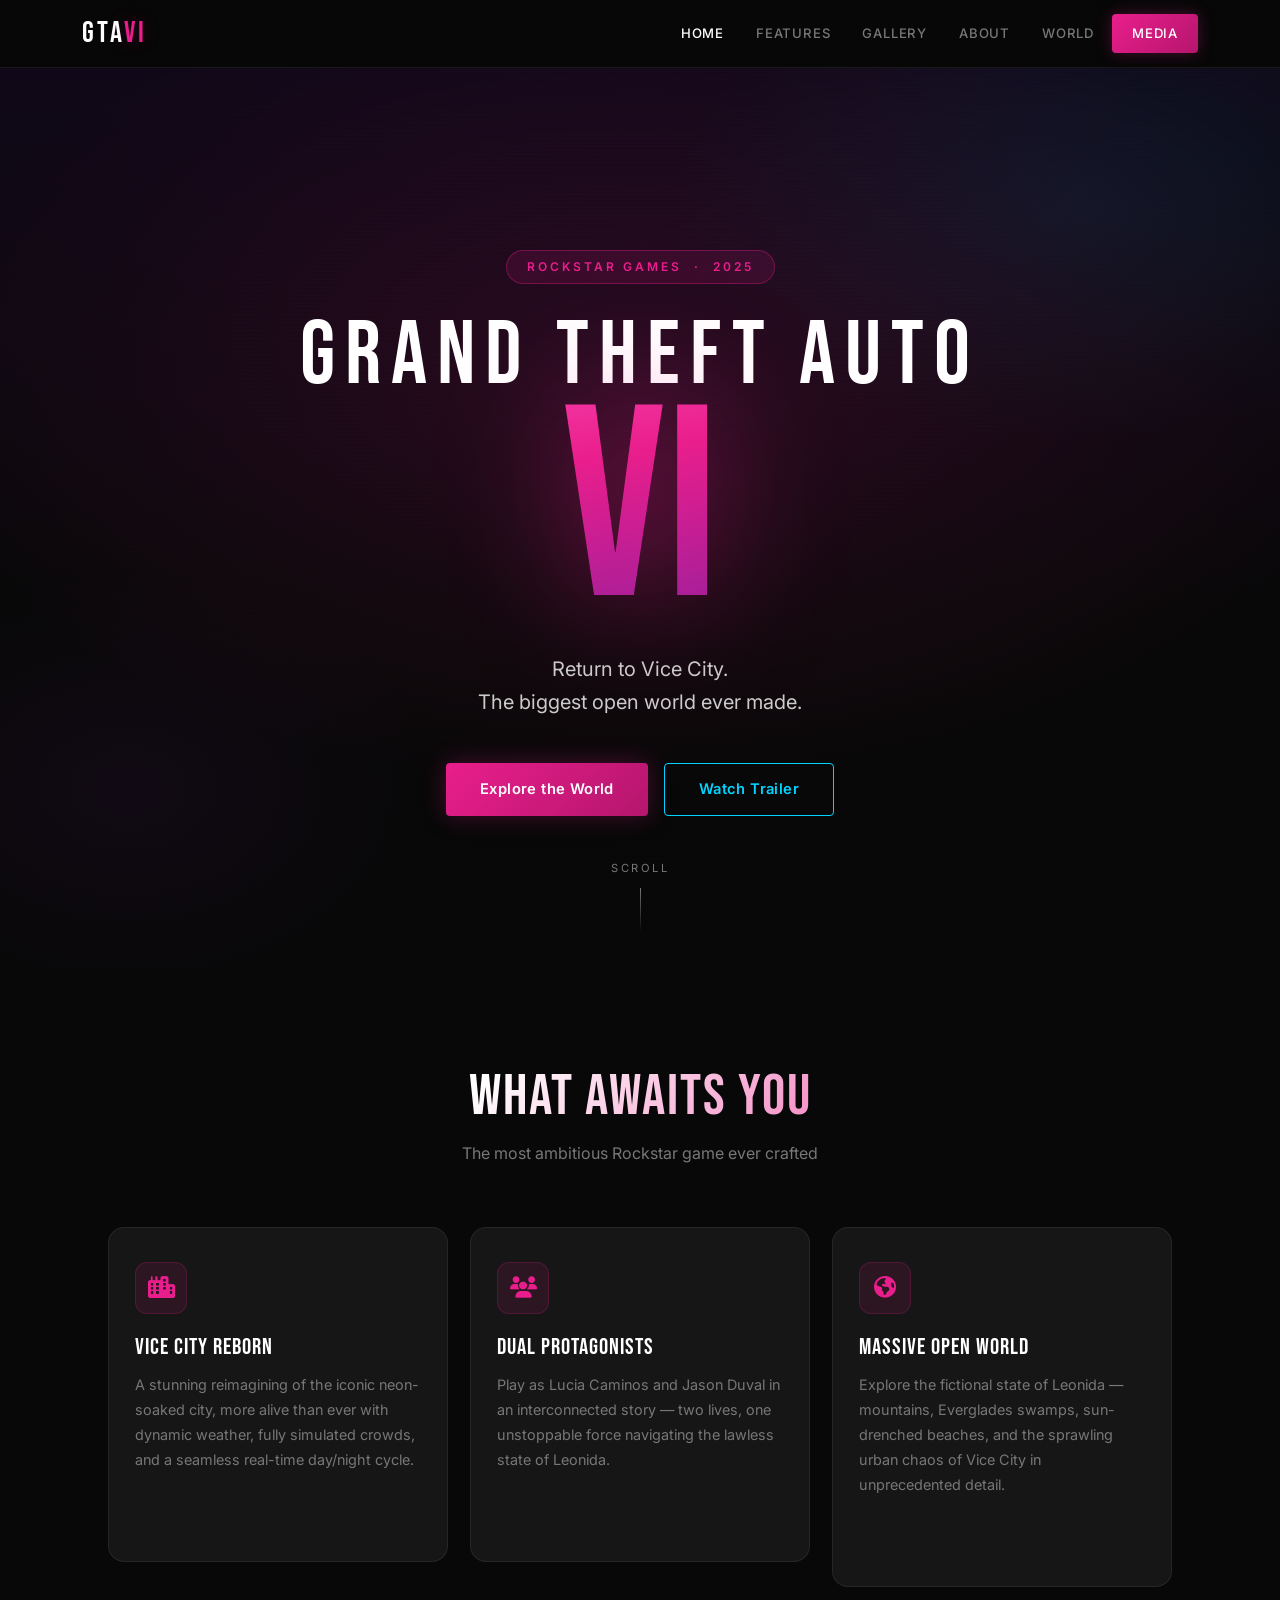
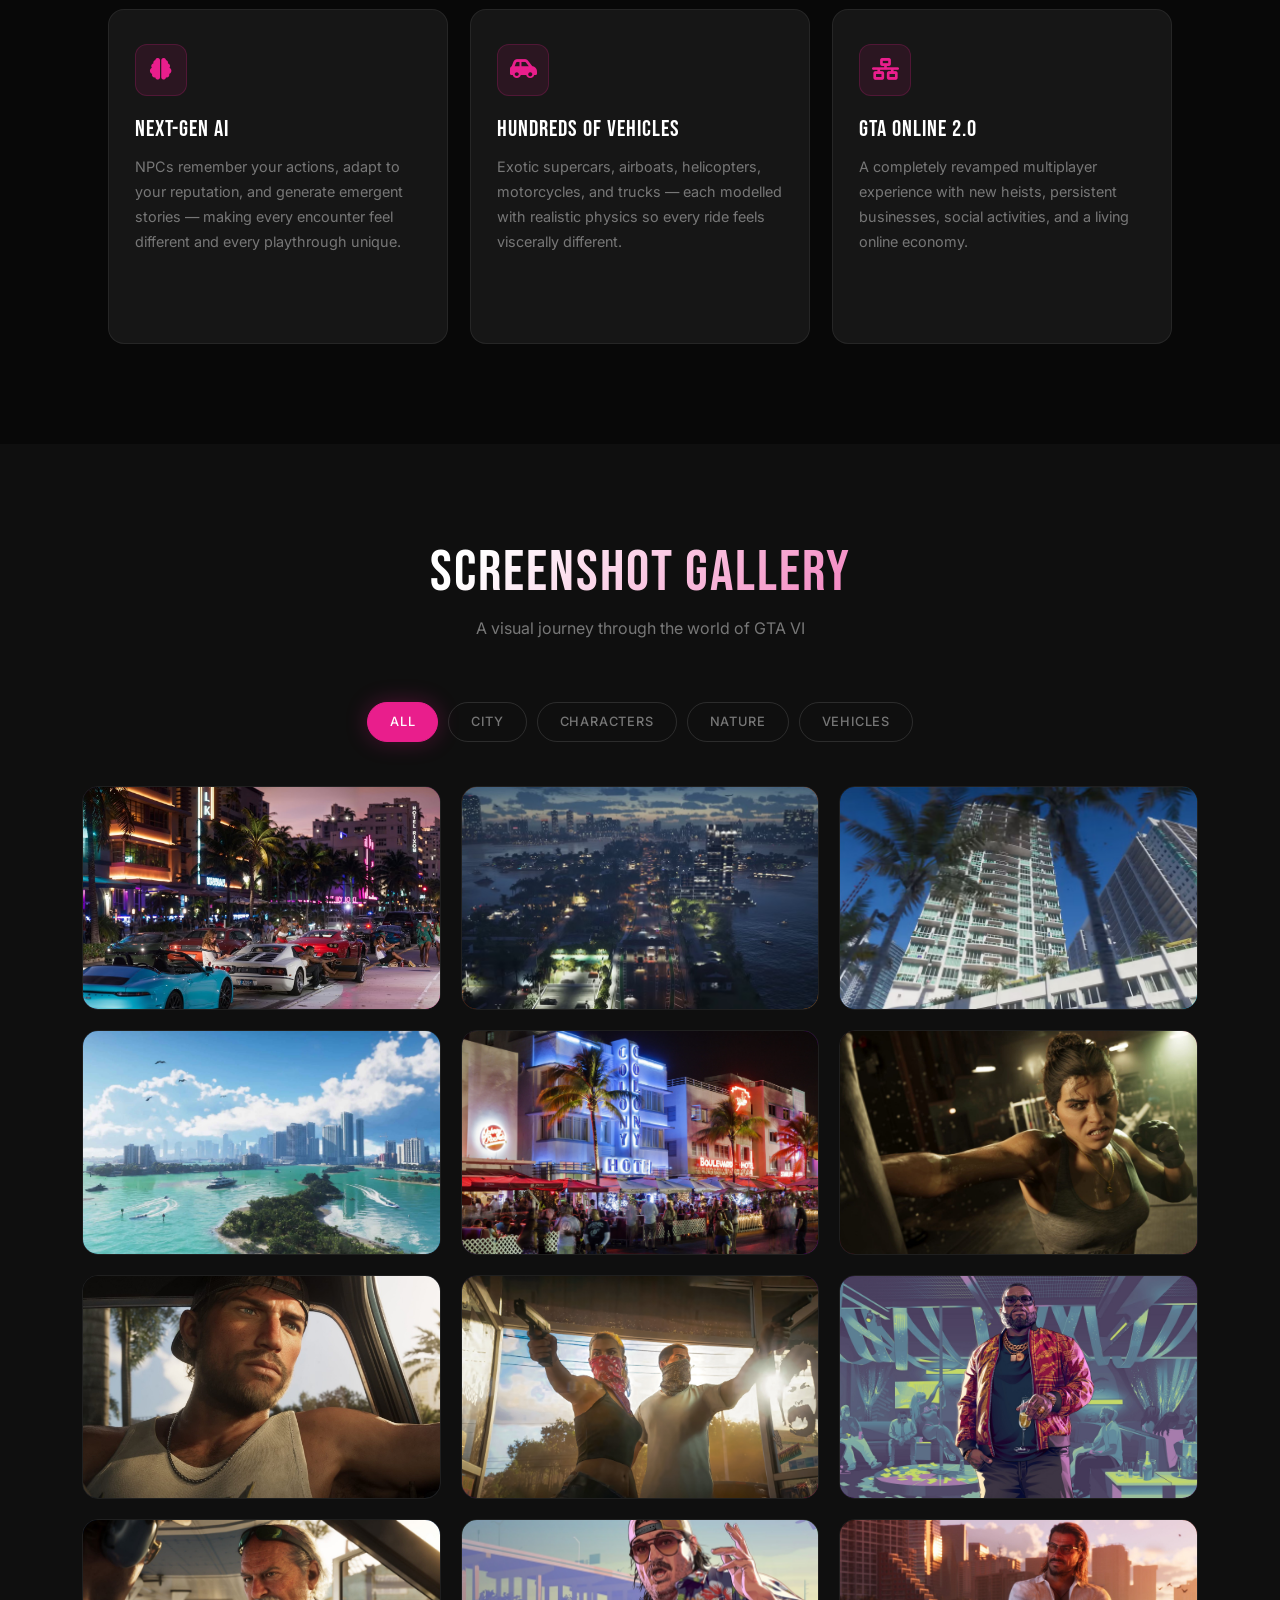
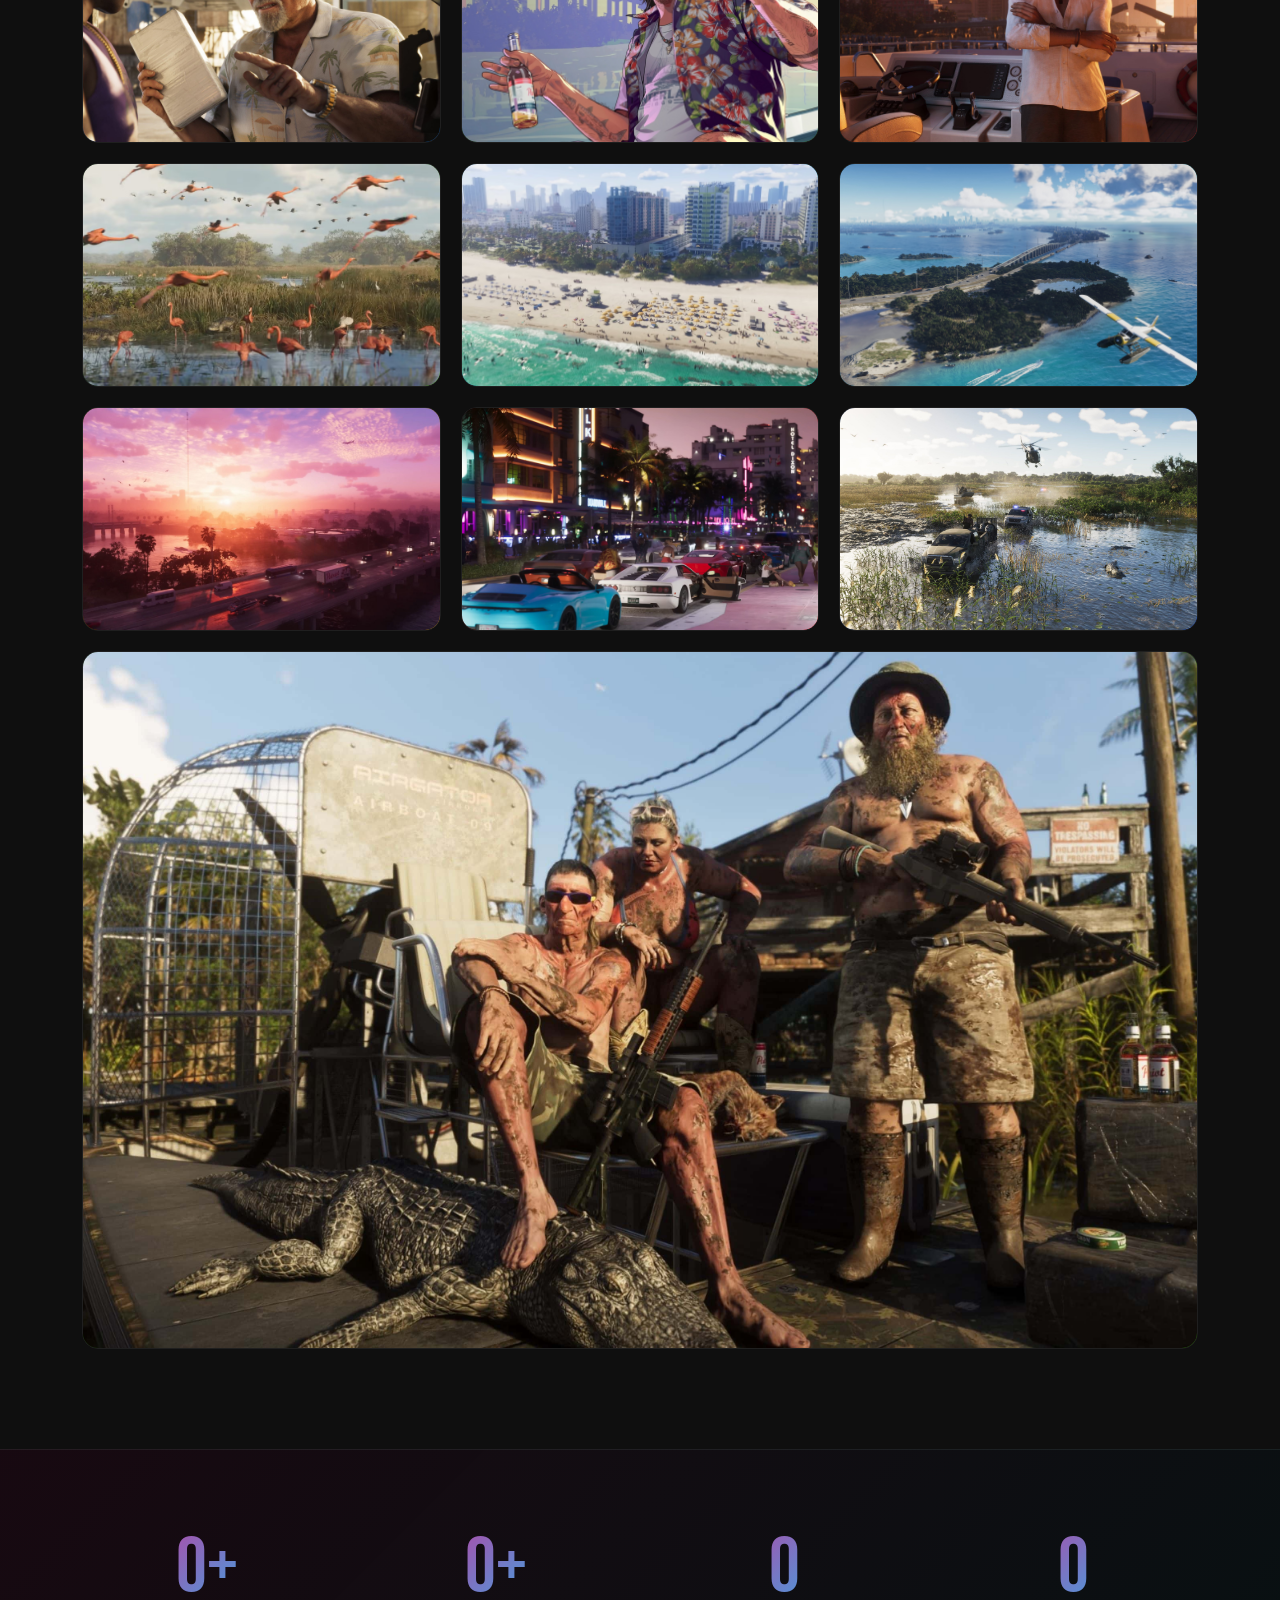
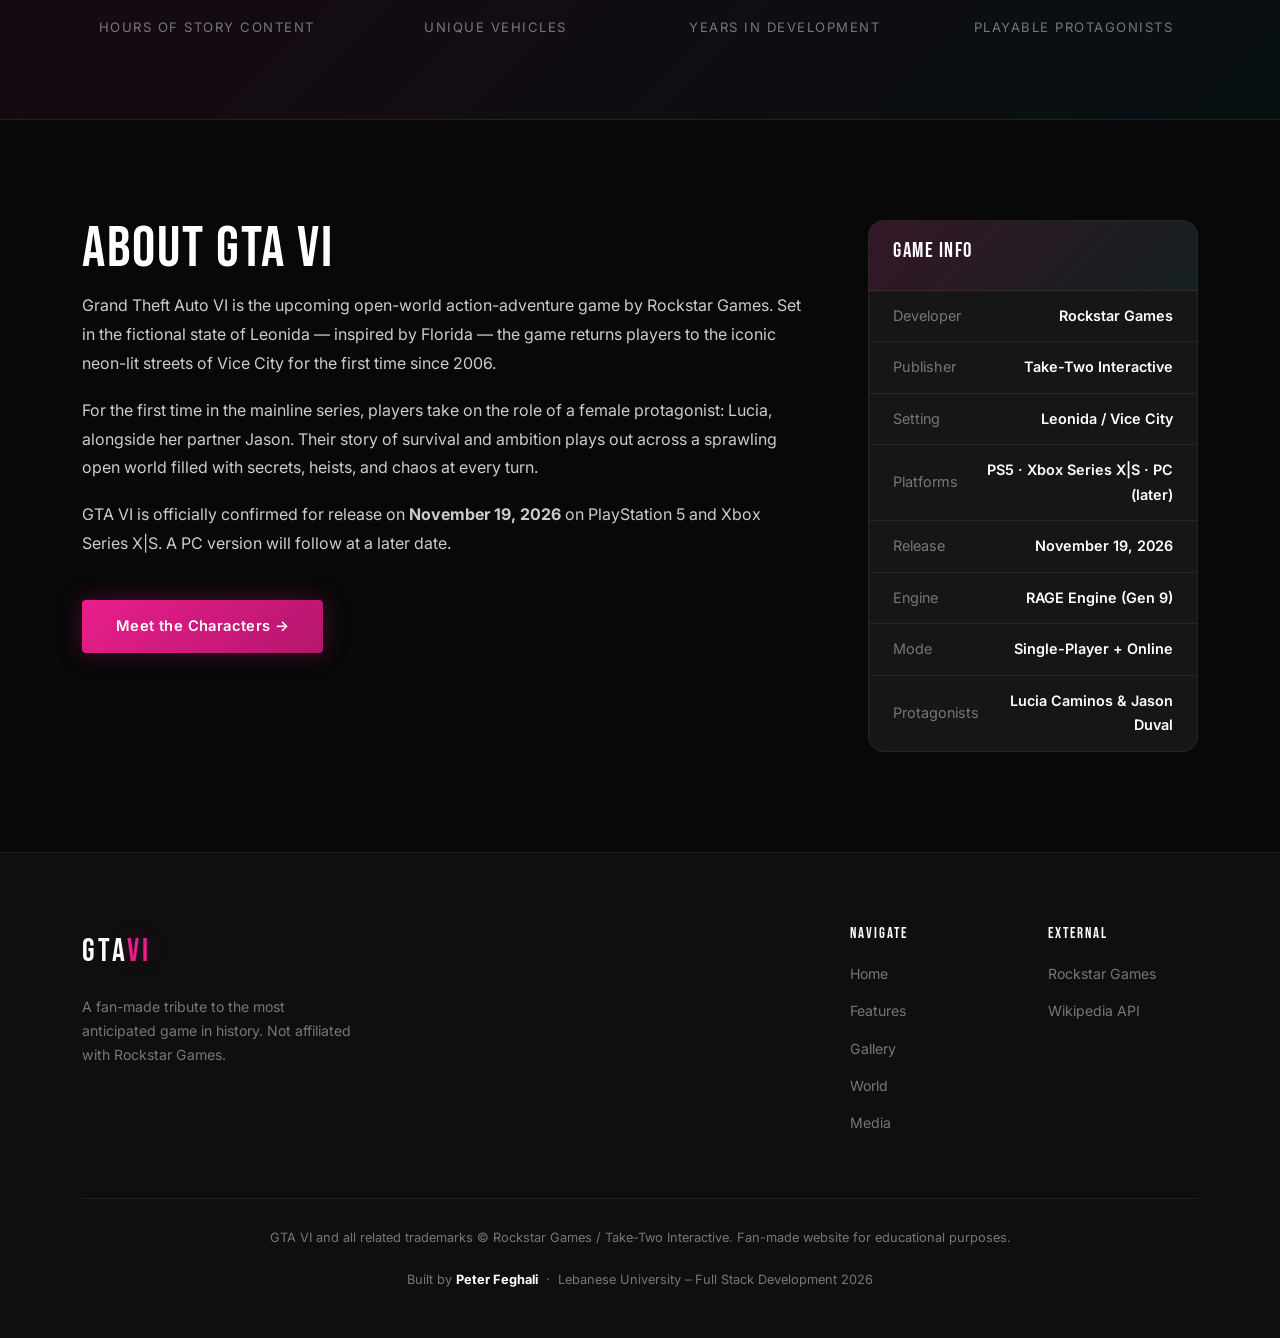
<file: index.html>
<!DOCTYPE html>
<html lang="en">
<head>
  <meta charset="UTF-8" />
  <meta name="viewport" content="width=device-width, initial-scale=1.0" />
  <meta name="description" content="GTA VI – The ultimate fan site covering Vice City, characters, locations, and media." />
  <title>GTA VI – The Next Chapter</title>

  <!-- Bootstrap 5 -->
  <link href="https://cdn.jsdelivr.net/npm/bootstrap@5.3.3/dist/css/bootstrap.min.css" rel="stylesheet" />
  <!-- Google Fonts: Bebas Neue (display) + Inter (body) -->
  <link href="https://fonts.googleapis.com/css2?family=Bebas+Neue&family=Inter:wght@300;400;500;600;700&display=swap" rel="stylesheet" />
  <!-- Font Awesome 6 -->
  <link rel="stylesheet" href="https://cdnjs.cloudflare.com/ajax/libs/font-awesome/6.5.0/css/all.min.css" />
  <!-- Custom CSS -->
  <link rel="stylesheet" href="css/style.css" />
</head>
<body>

  <!-- ══════════════════════════════════════════════
       NAVBAR  –  sticky, 6 links (≥ 4 required)
       ══════════════════════════════════════════════ -->
  <nav class="navbar navbar-expand-lg sticky-top" id="mainNavbar">
    <div class="container">
      <a class="navbar-brand" href="index.html">
        <span class="brand-gta">GTA</span><span class="brand-vi">VI</span>
      </a>
      <button class="navbar-toggler" type="button"
              data-bs-toggle="collapse" data-bs-target="#navMenu"
              aria-controls="navMenu" aria-expanded="false" aria-label="Toggle navigation">
        <span class="navbar-toggler-icon"></span>
      </button>
      <div class="collapse navbar-collapse" id="navMenu">
        <ul class="navbar-nav ms-auto align-items-lg-center gap-lg-1">
          <li class="nav-item"><a class="nav-link active" href="index.html">Home</a></li>
          <li class="nav-item"><a class="nav-link"        href="#features">Features</a></li>
          <li class="nav-item"><a class="nav-link"        href="#gallery">Gallery</a></li>
          <li class="nav-item"><a class="nav-link"        href="#about">About</a></li>
          <li class="nav-item"><a class="nav-link"        href="world.html">World</a></li>
          <li class="nav-item"><a class="nav-link nav-cta" href="media.html">Media</a></li>
        </ul>
      </div>
    </div>
  </nav>

  <!-- ══════════════════════════════════════════════
       HERO
       ══════════════════════════════════════════════ -->
  <section class="hero-section" id="home">
    <div class="hero-bg"></div>
    <div class="hero-scanlines"></div>
    <div class="hero-content container">
      <div class="hero-eyebrow">Rockstar Games &nbsp;·&nbsp; 2025</div>
      <h1 class="hero-title">GRAND THEFT AUTO</h1>
      <div class="hero-roman" aria-label="Six">VI</div>
      <p class="hero-tagline">
        Return to Vice City.<br/>
        The biggest open world ever made.
      </p>
      <div class="hero-actions">
        <a href="world.html" class="btn-primary-custom">Explore the World</a>
        <a href="media.html" class="btn-outline-custom">Watch Trailer</a>
      </div>
    </div>
    <div class="hero-scroll" aria-hidden="true">
      <span>Scroll</span>
      <div class="scroll-bar"></div>
    </div>
  </section>

  <!-- ══════════════════════════════════════════════
       FEATURES
       ══════════════════════════════════════════════ -->
  <section class="features-section section-pad" id="features">
    <div class="container">
      <div class="section-header">
        <h2 class="section-title">What Awaits You</h2>
        <p class="section-sub">The most ambitious Rockstar game ever crafted</p>
      </div>
      <!-- Populated by FeaturesSection class in home.js -->
      <div class="features-grid" id="featuresGrid"></div>
    </div>
  </section>

  <!-- ══════════════════════════════════════════════
       GALLERY
       UNIQUE UI REQUIREMENT – Peter Feghali:
       Responsive 3-column layout using Flexbox.
       The .gallery-grid uses display:flex + flex-wrap.
       Each item: flex: 1 1 calc(33.333% - 14px) → 3 cols.
       Tablet (≤992px) → 2 cols.  Mobile (≤768px) → 1 col.
       ══════════════════════════════════════════════ -->
  <section class="gallery-section section-pad" id="gallery">
    <div class="container">
      <div class="section-header">
        <h2 class="section-title">Screenshot Gallery</h2>
        <p class="section-sub">A visual journey through the world of GTA VI</p>
      </div>
      <!-- Filter buttons – populated by Gallery class -->
      <div class="gallery-filters" id="galleryFilters"></div>
      <!-- 3-Column Flexbox grid – populated by Gallery class -->
      <div class="gallery-grid" id="galleryGrid"></div>
    </div>
  </section>

  <!-- ══════════════════════════════════════════════
       STATS COUNTER
       ══════════════════════════════════════════════ -->
  <section class="stats-section">
    <div class="container">
      <!-- Populated by StatsSection class -->
      <div class="stats-grid" id="statsGrid"></div>
    </div>
  </section>

  <!-- ══════════════════════════════════════════════
       ABOUT
       ══════════════════════════════════════════════ -->
  <section class="about-section section-pad" id="about">
    <div class="container">
      <div class="about-grid">
        <div class="about-text">
          <h2 class="section-title">About GTA VI</h2>
          <p>Grand Theft Auto VI is the upcoming open-world action-adventure game by Rockstar
             Games. Set in the fictional state of Leonida — inspired by Florida — the game
             returns players to the iconic neon-lit streets of Vice City for the first time
             since 2006.</p>
          <p>For the first time in the mainline series, players take on the role of a female
             protagonist: Lucia, alongside her partner Jason. Their story of survival and
             ambition plays out across a sprawling open world filled with secrets, heists,
             and chaos at every turn.</p>
          <p>GTA VI is officially confirmed for release on <strong>November 19, 2026</strong>
             on PlayStation 5 and Xbox Series X|S. A PC version will follow at a later date.</p>
          <a href="world.html" class="btn-primary-custom mt-4 d-inline-block">
            Meet the Characters &rarr;
          </a>
        </div>
        <!-- Game info card – populated by AboutSection class -->
        <div class="about-card">
          <div class="game-info-card" id="gameInfoCard"></div>
        </div>
      </div>
    </div>
  </section>

  <!-- ══════════════════════════════════════════════
       FOOTER
       ══════════════════════════════════════════════ -->
  <footer class="site-footer">
    <div class="container">
      <div class="footer-grid">
        <div class="footer-brand">
          <div class="footer-logo">
            <span class="brand-gta">GTA</span><span class="brand-vi">VI</span>
          </div>
          <p>A fan-made tribute to the most anticipated game in history.
             Not affiliated with Rockstar Games.</p>
        </div>
        <div class="footer-links-col">
          <h5>Navigate</h5>
          <ul>
            <li><a href="index.html">Home</a></li>
            <li><a href="#features">Features</a></li>
            <li><a href="#gallery">Gallery</a></li>
            <li><a href="world.html">World</a></li>
            <li><a href="media.html">Media</a></li>
          </ul>
        </div>
        <div class="footer-links-col">
          <h5>External</h5>
          <ul>
            <li><a href="https://www.rockstargames.com/VI" target="_blank" rel="noopener">Rockstar Games</a></li>
            <li><a href="https://www.mediawiki.org/wiki/API:Main_page" target="_blank" rel="noopener">Wikipedia API</a></li>
          </ul>
        </div>
      </div>
      <div class="footer-bottom">
        <p>GTA VI and all related trademarks &copy; Rockstar Games / Take-Two Interactive.
           Fan-made website for educational purposes.</p>
        <p>Built by <strong>Peter Feghali</strong> &nbsp;&middot;&nbsp;
           Lebanese University – Full Stack Development 2026</p>
      </div>
    </div>
  </footer>

  <!-- ══════════════════════════════════════════════
       GALLERY LIGHTBOX MODAL
       Opens when any gallery item is clicked.
       Populated by Gallery class in home.js.
       ══════════════════════════════════════════════ -->
  <div class="modal fade" id="galleryModal" tabindex="-1"
       aria-labelledby="galleryModalTitle" aria-hidden="true">
    <div class="modal-dialog modal-dialog-centered modal-lg">
      <div class="modal-content">
        <div class="modal-header">
          <h5 class="modal-title" id="galleryModalTitle" style="font-family:var(--font-display);font-size:1.1rem;letter-spacing:1px;">Gallery</h5>
          <button type="button" class="btn-close" data-bs-dismiss="modal" aria-label="Close"></button>
        </div>
        <div class="modal-body">
          <!-- Populated dynamically by Gallery._openModal() -->
          <div class="gallery-modal-thumb" id="modalThumb"></div>
          <span class="gallery-modal-tag"  id="modalTag"></span>
          <h3 class="gallery-modal-title"  id="modalTitle"></h3>
          <p  class="gallery-modal-desc"   id="modalDesc"></p>
        </div>
      </div>
    </div>
  </div>

  <!-- Bootstrap JS bundle -->
  <script src="https://cdn.jsdelivr.net/npm/bootstrap@5.3.3/dist/js/bootstrap.bundle.min.js"></script>
  <!-- Shared classes (Navbar, CounterAnimation, ScrollReveal) -->
  <script src="js/app.js"></script>
  <!-- Home-page classes (FeaturesSection, Gallery, StatsSection, AboutSection) -->
  <script src="js/home.js"></script>
</body>
</html>
</file>
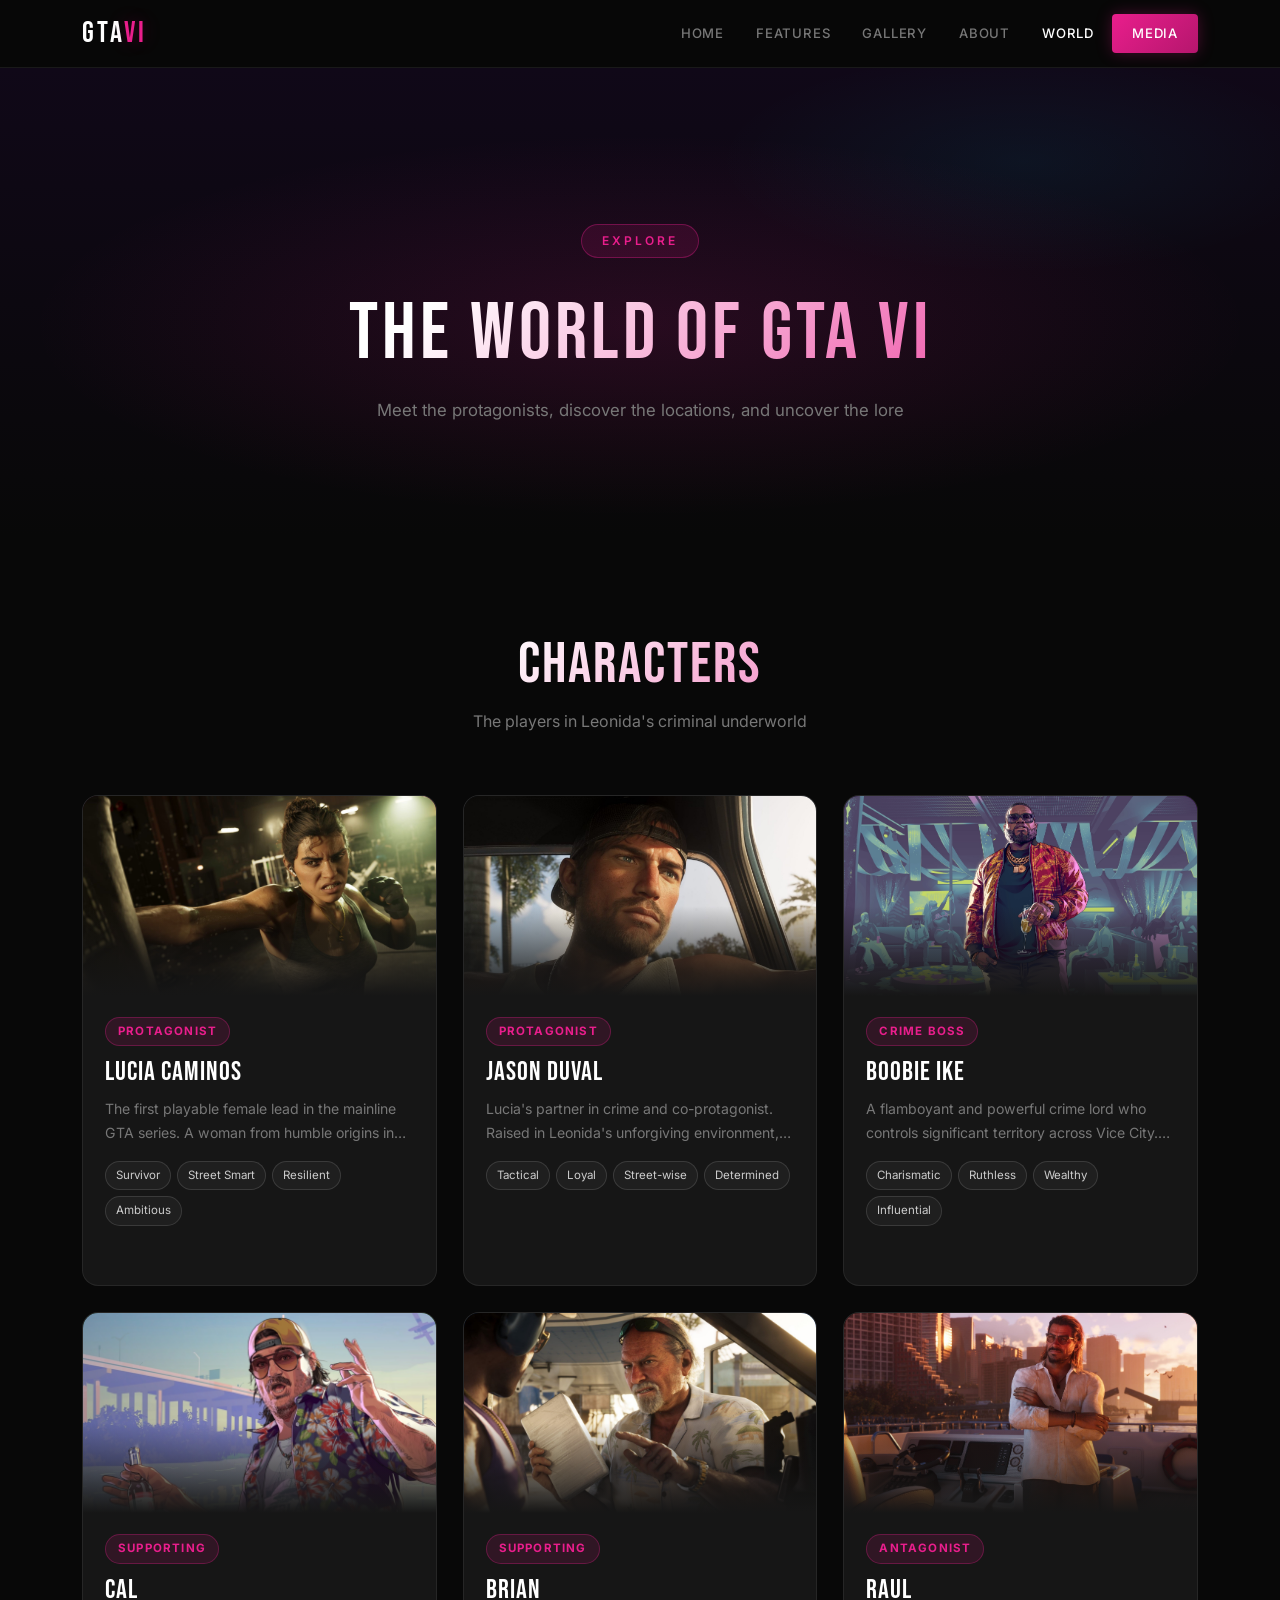
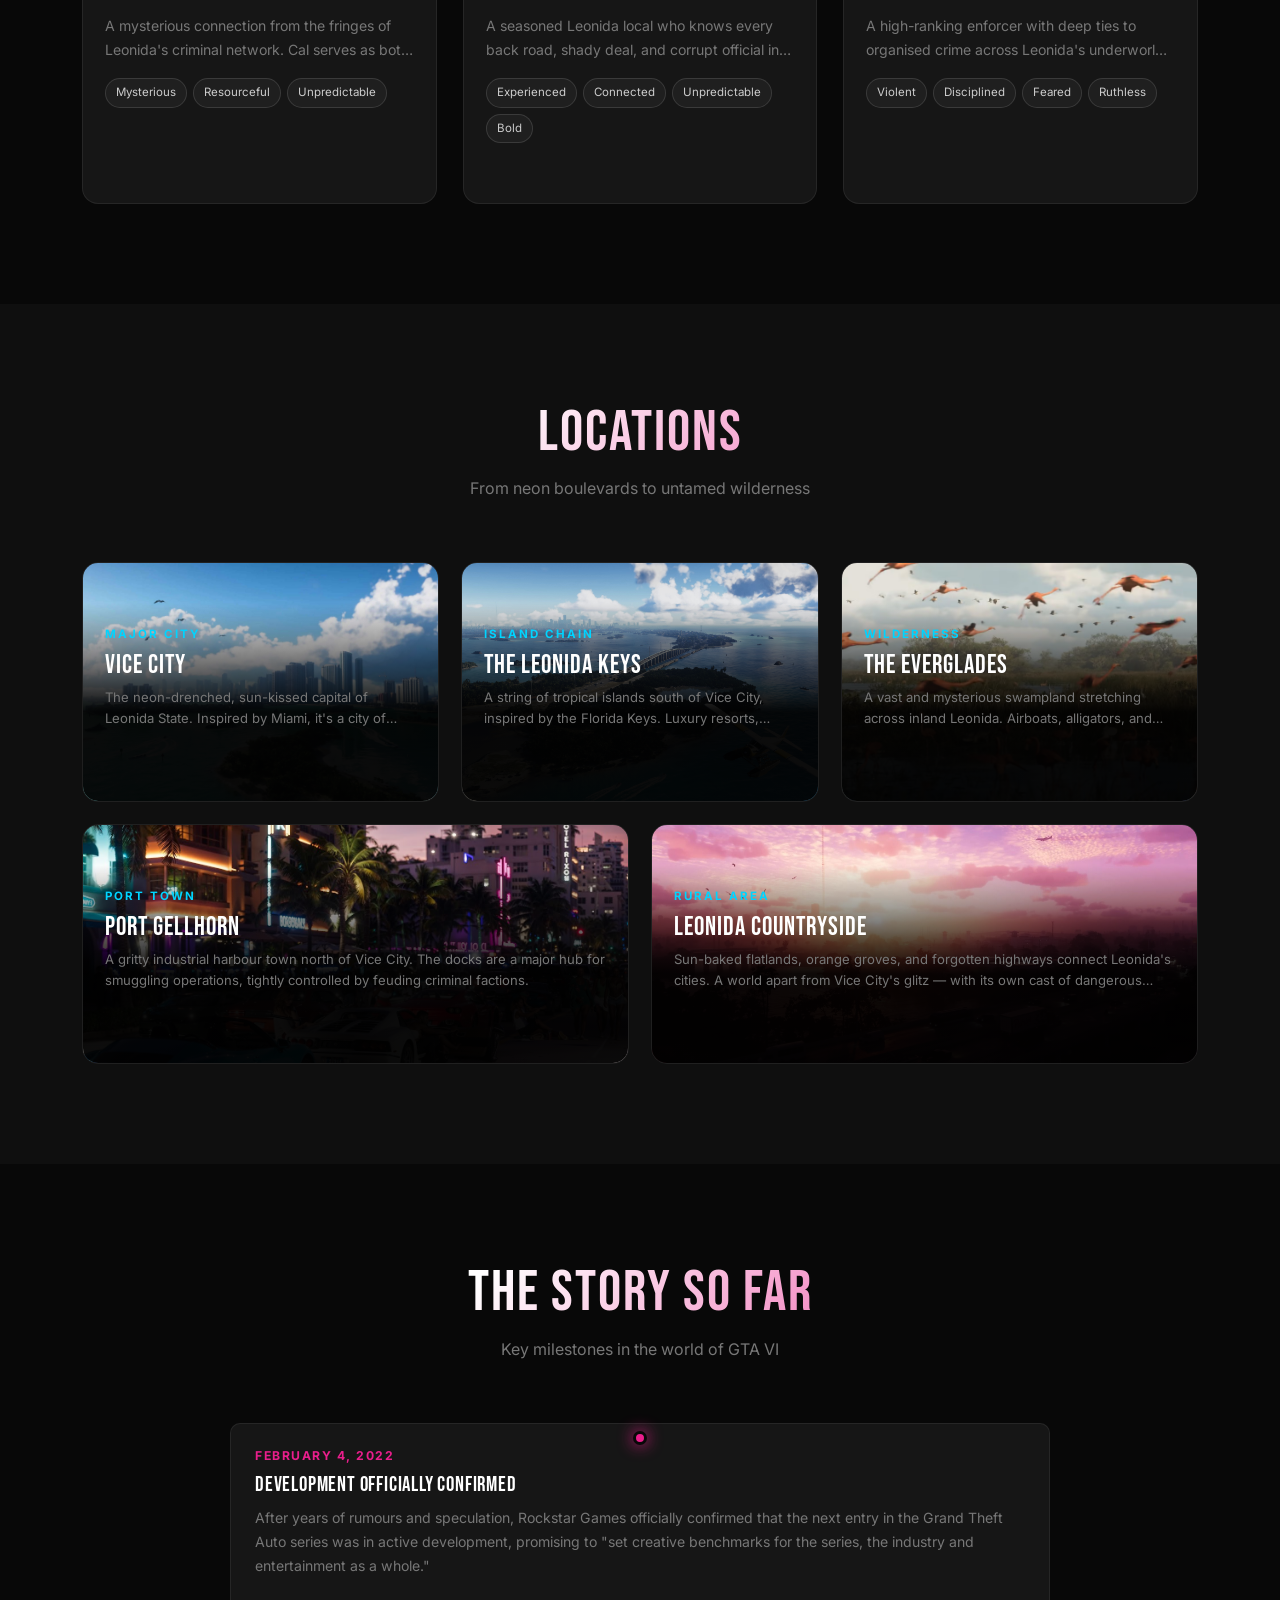
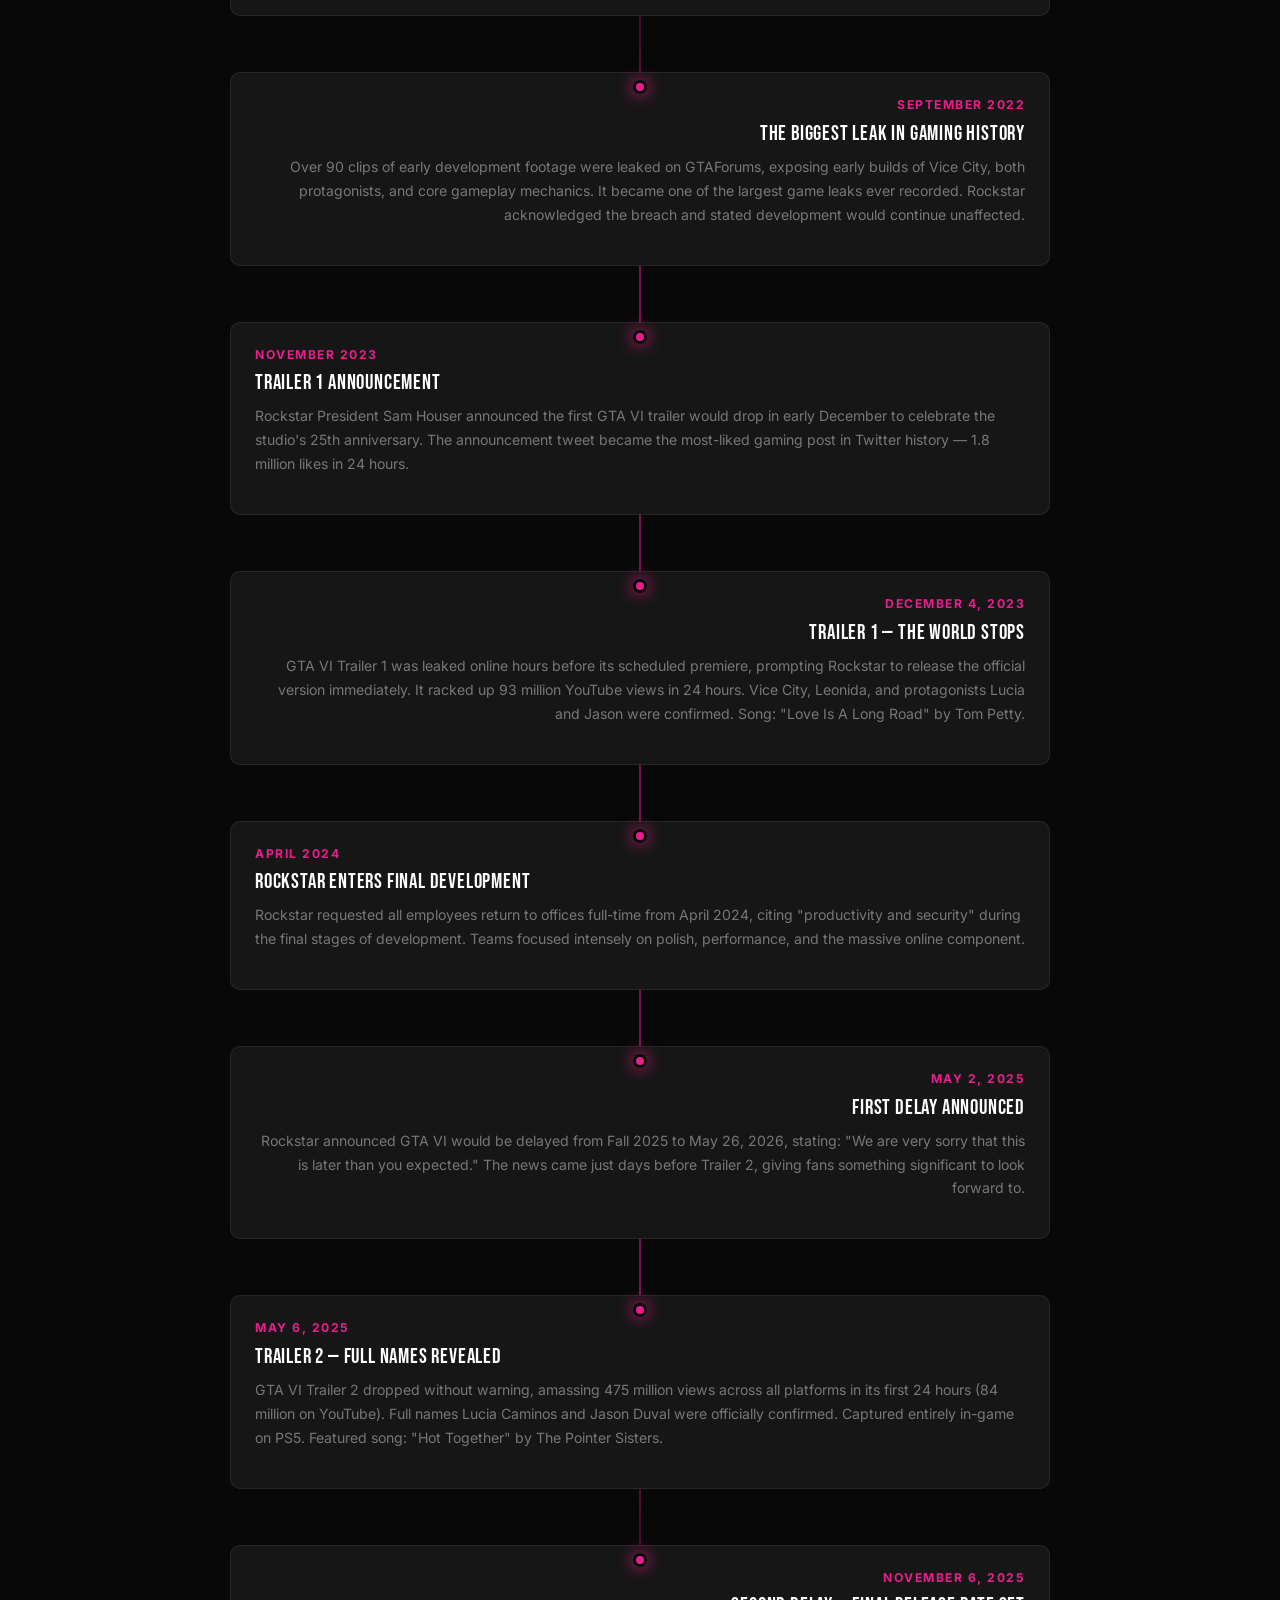
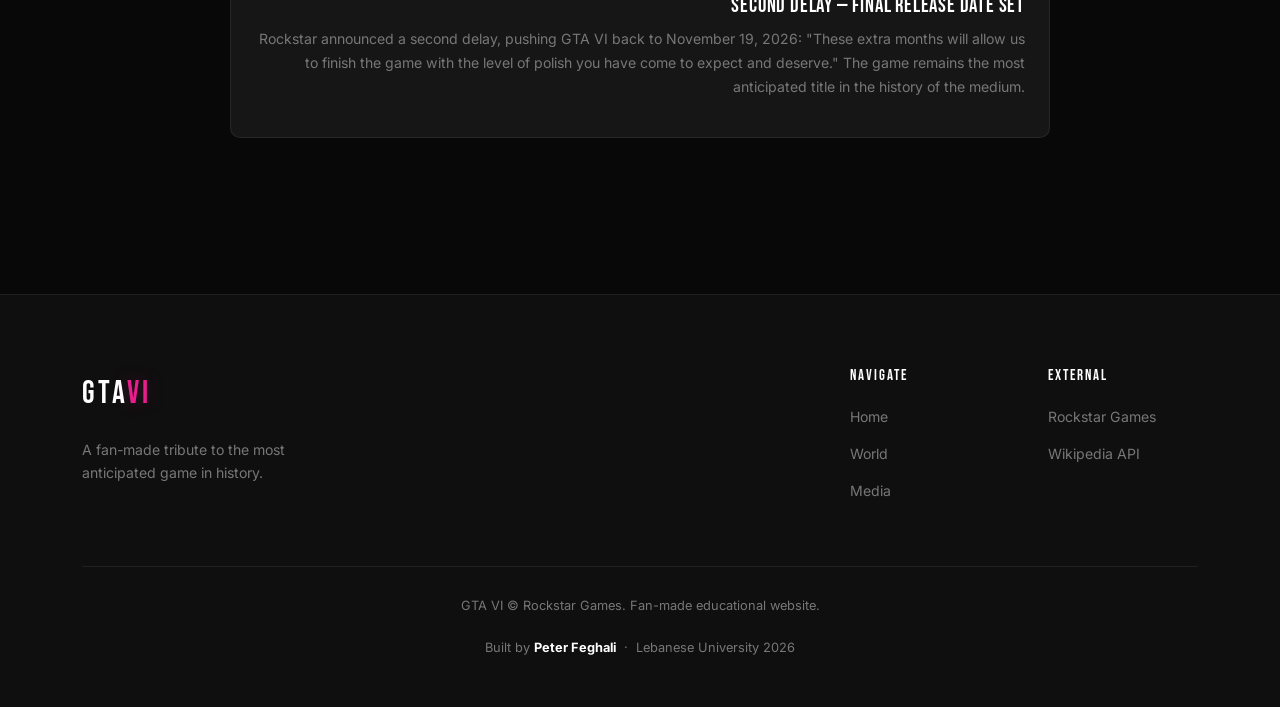
<file: world.html>
<!DOCTYPE html>
<html lang="en">
<head>
  <meta charset="UTF-8" />
  <meta name="viewport" content="width=device-width, initial-scale=1.0" />
  <meta name="description" content="Explore the world of GTA VI – characters, locations, and the story of Leonida." />
  <title>The World – GTA VI</title>

  <link href="https://cdn.jsdelivr.net/npm/bootstrap@5.3.3/dist/css/bootstrap.min.css" rel="stylesheet" />
  <link href="https://fonts.googleapis.com/css2?family=Bebas+Neue&family=Inter:wght@300;400;500;600;700&display=swap" rel="stylesheet" />
  <link rel="stylesheet" href="https://cdnjs.cloudflare.com/ajax/libs/font-awesome/6.5.0/css/all.min.css" />
  <link rel="stylesheet" href="css/style.css" />
</head>
<body>

  <!-- ══════════════════════════════════════════════
       NAVBAR
       ══════════════════════════════════════════════ -->
  <nav class="navbar navbar-expand-lg sticky-top" id="mainNavbar">
    <div class="container">
      <a class="navbar-brand" href="index.html">
        <span class="brand-gta">GTA</span><span class="brand-vi">VI</span>
      </a>
      <button class="navbar-toggler" type="button"
              data-bs-toggle="collapse" data-bs-target="#navMenu"
              aria-controls="navMenu" aria-expanded="false" aria-label="Toggle navigation">
        <span class="navbar-toggler-icon"></span>
      </button>
      <div class="collapse navbar-collapse" id="navMenu">
        <ul class="navbar-nav ms-auto align-items-lg-center gap-lg-1">
          <li class="nav-item"><a class="nav-link"         href="index.html">Home</a></li>
          <li class="nav-item"><a class="nav-link"         href="index.html#features">Features</a></li>
          <li class="nav-item"><a class="nav-link"         href="index.html#gallery">Gallery</a></li>
          <li class="nav-item"><a class="nav-link"         href="index.html#about">About</a></li>
          <li class="nav-item"><a class="nav-link active"  href="world.html">World</a></li>
          <li class="nav-item"><a class="nav-link nav-cta" href="media.html">Media</a></li>
        </ul>
      </div>
    </div>
  </nav>

  <!-- ══════════════════════════════════════════════
       PAGE HERO
       ══════════════════════════════════════════════ -->
  <section class="page-hero">
    <div class="page-hero-bg"></div>
    <div class="page-hero-overlay"></div>
    <div class="container page-hero-content">
      <div class="hero-eyebrow">Explore</div>
      <h1 class="page-hero-title">The World of GTA VI</h1>
      <p>Meet the protagonists, discover the locations, and uncover the lore</p>
    </div>
  </section>

  <!-- ══════════════════════════════════════════════
       CHARACTERS
       ══════════════════════════════════════════════ -->
  <section class="section-pad" id="characters">
    <div class="container">
      <div class="section-header">
        <h2 class="section-title">Characters</h2>
        <p class="section-sub">The players in Leonida's criminal underworld</p>
      </div>
      <!-- Populated by CharactersSection class in world.js -->
      <div class="characters-grid" id="charactersGrid"></div>
    </div>
  </section>

  <!-- ══════════════════════════════════════════════
       LOCATIONS
       ══════════════════════════════════════════════ -->
  <section class="section-pad bg-dark-alt" id="locations">
    <div class="container">
      <div class="section-header">
        <h2 class="section-title">Locations</h2>
        <p class="section-sub">From neon boulevards to untamed wilderness</p>
      </div>
      <!-- Populated by LocationsSection class in world.js -->
      <div class="locations-grid" id="locationsGrid"></div>
    </div>
  </section>

  <!-- ══════════════════════════════════════════════
       STORY TIMELINE
       ══════════════════════════════════════════════ -->
  <section class="section-pad" id="timeline">
    <div class="container">
      <div class="section-header">
        <h2 class="section-title">The Story So Far</h2>
        <p class="section-sub">Key milestones in the world of GTA VI</p>
      </div>
      <!-- Populated by Timeline class in world.js -->
      <div class="timeline-wrap" id="timelineContainer"></div>
    </div>
  </section>

  <!-- ══════════════════════════════════════════════
       FOOTER
       ══════════════════════════════════════════════ -->
  <footer class="site-footer">
    <div class="container">
      <div class="footer-grid">
        <div class="footer-brand">
          <div class="footer-logo">
            <span class="brand-gta">GTA</span><span class="brand-vi">VI</span>
          </div>
          <p>A fan-made tribute to the most anticipated game in history.</p>
        </div>
        <div class="footer-links-col">
          <h5>Navigate</h5>
          <ul>
            <li><a href="index.html">Home</a></li>
            <li><a href="world.html">World</a></li>
            <li><a href="media.html">Media</a></li>
          </ul>
        </div>
        <div class="footer-links-col">
          <h5>External</h5>
          <ul>
            <li><a href="https://www.rockstargames.com/VI" target="_blank" rel="noopener">Rockstar Games</a></li>
            <li><a href="https://www.mediawiki.org/wiki/API:Main_page" target="_blank" rel="noopener">Wikipedia API</a></li>
          </ul>
        </div>
      </div>
      <div class="footer-bottom">
        <p>GTA VI &copy; Rockstar Games. Fan-made educational website.</p>
        <p>Built by <strong>Peter Feghali</strong> &nbsp;&middot;&nbsp; Lebanese University 2026</p>
      </div>
    </div>
  </footer>

  <!-- ══════════════════════════════════════════════
       WORLD DETAIL MODAL
       Opens when clicking any character or location card.
       Populated by world.js CharactersSection / LocationsSection.
       ══════════════════════════════════════════════ -->
  <div class="modal fade" id="worldModal" tabindex="-1"
       aria-labelledby="worldModalTitle" aria-hidden="true">
    <div class="modal-dialog modal-dialog-centered modal-lg">
      <div class="modal-content">
        <div class="modal-header">
          <h5 class="modal-title" id="worldModalTitle"></h5>
          <button type="button" class="btn-close" data-bs-dismiss="modal" aria-label="Close"></button>
        </div>
        <div class="modal-body world-modal-body">
          <div class="world-modal-img" id="worldModalImg"></div>
          <div class="world-modal-info">
            <span class="world-modal-badge" id="worldModalBadge"></span>
            <h3 id="worldModalName"></h3>
            <p  id="worldModalDesc"></p>
            <div class="world-modal-traits" id="worldModalTraits"></div>
          </div>
        </div>
      </div>
    </div>
  </div>

  <script src="https://cdn.jsdelivr.net/npm/bootstrap@5.3.3/dist/js/bootstrap.bundle.min.js"></script>
  <script src="js/app.js"></script>
  <script src="js/world.js"></script>
</body>
</html>
</file>
<file: css/style.css>
/* ── 1. CSS CUSTOM PROPERTIES ───────────────────────────────── */
:root {
  /* Background layers */
  --bg:          #080808;
  --surface:     #0f0f0f;
  --card:        #161616;
  --card-hover:  #1c1c1c;

  /* Borders */
  --border:      rgba(255, 255, 255, 0.07);
  --border-mid:  rgba(255, 255, 255, 0.12);

  /* Brand colours  – Vice City neon palette */
  --pink:        #e91e8c;
  --pink-dark:   #b5166d;
  --pink-glow:   rgba(233, 30, 140, 0.28);
  --cyan:        #00d4ff;
  --cyan-glow:   rgba(0, 212, 255, 0.18);
  --gold:        #f5c518;

  /* Text */
  --text:        #ffffff;
  --text-light:  #cccccc;
  --text-muted:  #777777;

  /* Fonts */
  --font-display: 'Bebas Neue', sans-serif;
  --font-body:    'Inter', sans-serif;

  /* Misc */
  --radius:      10px;
  --radius-lg:   16px;
  --nav-h:       68px;
  --ease:        cubic-bezier(0.4, 0, 0.2, 1);
  --transition:  0.3s var(--ease);
}

/* ── 2. RESET & BASE ─────────────────────────────────────────── */
*, *::before, *::after { box-sizing: border-box; margin: 0; padding: 0; }

html { scroll-behavior: smooth; font-size: 16px; }

body {
  background-color: var(--bg);
  color: var(--text);
  font-family: var(--font-body);
  line-height: 1.7;
  overflow-x: hidden;
  -webkit-font-smoothing: antialiased;
}

img { max-width: 100%; display: block; }

a { text-decoration: none; color: inherit; }

ul { list-style: none; padding: 0; margin: 0; }

/* ── 3. UTILITY ─────────────────────────────────────────────── */
.hidden { display: none !important; }

.section-pad { padding: 100px 0; }

.bg-dark-alt { background-color: var(--surface); }

.section-header {
  text-align: center;
  margin-bottom: 60px;
}

.section-title {
  font-family: var(--font-display);
  font-size: clamp(2rem, 5vw, 3.6rem);
  letter-spacing: 2px;
  line-height: 1;
  background: linear-gradient(135deg, #fff 35%, var(--pink));
  -webkit-background-clip: text;
  -webkit-text-fill-color: transparent;
  background-clip: text;
  margin-bottom: 14px;
}

.section-sub {
  color: var(--text-muted);
  font-size: 1rem;
  max-width: 540px;
  margin: 0 auto;
}

/* ── 4. BUTTONS ─────────────────────────────────────────────── */
.btn-primary-custom {
  display: inline-flex;
  align-items: center;
  gap: 8px;
  padding: 14px 34px;
  background: linear-gradient(135deg, var(--pink), var(--pink-dark));
  color: #fff;
  font-family: var(--font-body);
  font-weight: 600;
  font-size: 0.92rem;
  letter-spacing: 0.4px;
  border: none;
  border-radius: 4px;
  cursor: pointer;
  transition: var(--transition);
  box-shadow: 0 0 24px var(--pink-glow);
}
.btn-primary-custom:hover {
  transform: translateY(-2px);
  box-shadow: 0 0 40px var(--pink-glow);
  color: #fff;
}

.btn-outline-custom {
  display: inline-flex;
  align-items: center;
  gap: 8px;
  padding: 13px 34px;
  background: transparent;
  color: var(--cyan);
  font-family: var(--font-body);
  font-weight: 600;
  font-size: 0.92rem;
  letter-spacing: 0.4px;
  border: 1.5px solid var(--cyan);
  border-radius: 4px;
  cursor: pointer;
  transition: var(--transition);
}
.btn-outline-custom:hover {
  background: var(--cyan);
  color: var(--bg);
  box-shadow: 0 0 30px var(--cyan-glow);
}

/* ── 5. NAVBAR ──────────────────────────────────────────────── */
#mainNavbar {
  background: rgba(8, 8, 8, 0.92);
  backdrop-filter: blur(20px);
  -webkit-backdrop-filter: blur(20px);
  border-bottom: 1px solid var(--border);
  height: var(--nav-h);
  padding: 0;
  z-index: 1000;
  transition: background var(--transition), box-shadow var(--transition);
}
#mainNavbar.scrolled {
  background: rgba(8, 8, 8, 0.98);
  box-shadow: 0 4px 40px rgba(0, 0, 0, 0.6);
}

/* Brand */
.navbar-brand { font-family: var(--font-display); font-size: 1.85rem; letter-spacing: 3px; }
.brand-gta    { color: var(--text); }
.brand-vi     { color: var(--pink); text-shadow: 0 0 18px var(--pink-glow); }

/* Toggler */
.navbar-toggler {
  border: 1px solid var(--border-mid);
  border-radius: 6px;
  padding: 6px 10px;
}
.navbar-toggler-icon {
  background-image: url("data:image/svg+xml,%3csvg xmlns='http://www.w3.org/2000/svg' viewBox='0 0 30 30'%3e%3cpath stroke='rgba%28255%2C255%2C255%2C0.75%29' stroke-linecap='round' stroke-width='2' d='M4 7h22M4 15h22M4 23h22'/%3e%3c/svg%3e");
}

/* Mobile dropdown menu – solid black background (no see-through) */
@media (max-width: 991.98px) {
  #mainNavbar {
    height: auto;
  }
  .navbar-collapse {
    background: var(--bg);
    border-top: 1px solid var(--border);
    padding: 10px 0 18px;
  }
}

/* Nav links */
.nav-link {
  color: var(--text-muted) !important;
  font-size: 0.82rem;
  font-weight: 500;
  letter-spacing: 0.8px;
  text-transform: uppercase;
  padding: 8px 14px !important;
  border-radius: 4px;
  transition: color var(--transition);
}
.nav-link:hover,
.nav-link.active { color: var(--text) !important; }

.nav-link.nav-cta {
  background: linear-gradient(135deg, var(--pink), var(--pink-dark));
  color: #fff !important;
  padding: 8px 20px !important;
  box-shadow: 0 0 16px var(--pink-glow);
}
.nav-link.nav-cta:hover {
  transform: translateY(-1px);
  box-shadow: 0 0 28px var(--pink-glow);
}

/* ── 6. HERO (Home) ─────────────────────────────────────────── */
.hero-section {
  position: relative;
  min-height: 100vh;
  display: flex;
  align-items: center;
  overflow: hidden;
}

/* Atmospheric gradient background */
.hero-bg {
  position: absolute;
  inset: 0;
  background:
    radial-gradient(ellipse 90% 70% at 50% 35%, rgba(233, 30, 140, 0.14) 0%, transparent 65%),
    radial-gradient(ellipse 55% 45% at 85% 15%, rgba(0, 212, 255, 0.07) 0%, transparent 60%),
    radial-gradient(ellipse 40% 40% at 10% 80%, rgba(123, 31, 162, 0.08) 0%, transparent 60%),
    linear-gradient(180deg, #100818 0%, #080808 60%);
  z-index: 0;
}

/* CRT scanline texture */
.hero-scanlines {
  position: absolute;
  inset: 0;
  background: repeating-linear-gradient(
    0deg,
    transparent,
    transparent 3px,
    rgba(0, 0, 0, 0.04) 3px,
    rgba(0, 0, 0, 0.04) 4px
  );
  z-index: 1;
  pointer-events: none;
}

.hero-content {
  position: relative;
  z-index: 2;
  text-align: center;
  padding-top: 130px;
  padding-bottom: 100px;
}

/* Eyebrow pill */
.hero-eyebrow {
  display: inline-block;
  padding: 6px 20px;
  background: rgba(233, 30, 140, 0.12);
  border: 1px solid rgba(233, 30, 140, 0.35);
  color: var(--pink);
  font-size: 0.75rem;
  font-weight: 600;
  letter-spacing: 3px;
  text-transform: uppercase;
  border-radius: 50px;
  margin-bottom: 28px;
}

.hero-title {
  font-family: var(--font-display);
  font-size: clamp(2.4rem, 7vw, 6rem);
  letter-spacing: 10px;
  line-height: 1;
  color: var(--text);
  margin-bottom: 0;
}

/* Signature element: giant "VI" — the most memorable part of the design */
.hero-roman {
  font-family: var(--font-display);
  font-size: clamp(7rem, 22vw, 17rem);
  line-height: 0.82;
  background: linear-gradient(170deg, #ff4db8 0%, var(--pink) 35%, #7b1fa2 100%);
  -webkit-background-clip: text;
  -webkit-text-fill-color: transparent;
  background-clip: text;
  filter: drop-shadow(0 0 60px rgba(233, 30, 140, 0.55));
  margin-bottom: 28px;
  user-select: none;
}

.hero-tagline {
  font-size: clamp(1rem, 2.4vw, 1.25rem);
  color: var(--text-light);
  max-width: 420px;
  margin: 0 auto 44px;
  line-height: 1.65;
}

.hero-actions {
  display: flex;
  gap: 16px;
  justify-content: center;
  flex-wrap: wrap;
}

/* Scroll indicator */
.hero-scroll {
  position: absolute;
  bottom: 36px;
  left: 50%;
  transform: translateX(-50%);
  z-index: 2;
  display: flex;
  flex-direction: column;
  align-items: center;
  gap: 10px;
  color: var(--text-muted);
  font-size: 0.7rem;
  letter-spacing: 2.5px;
  text-transform: uppercase;
  animation: scrollPulse 2.2s ease-in-out infinite;
}
.scroll-bar {
  width: 1px;
  height: 44px;
  background: linear-gradient(to bottom, var(--text-muted), transparent);
}
@keyframes scrollPulse {
  0%, 100% { transform: translateX(-50%) translateY(0);  opacity: 1; }
  50%       { transform: translateX(-50%) translateY(10px); opacity: 0.5; }
}

/* ── 7. FEATURES GRID ───────────────────────────────────────── */
.features-grid {
  display: flex;
  flex-wrap: wrap;
  gap: 22px;
  justify-content: center;
}

.feature-card {
  flex: 1 1 280px;
  max-width: 340px;
  background: var(--card);
  border: 1px solid var(--border);
  border-radius: var(--radius-lg);
  padding: 34px 26px;
  transition: transform var(--transition), border-color var(--transition), box-shadow var(--transition);
  position: relative;
  overflow: hidden;
}
.feature-card::after {
  content: '';
  position: absolute;
  top: 0; left: 0; right: 0;
  height: 2px;
  background: linear-gradient(90deg, transparent, var(--pink), transparent);
  opacity: 0;
  transition: opacity var(--transition);
}
.feature-card:hover {
  transform: translateY(-6px);
  border-color: rgba(233, 30, 140, 0.28);
  box-shadow: 0 24px 60px rgba(0, 0, 0, 0.45), 0 0 30px var(--pink-glow);
}
.feature-card:hover::after { opacity: 1; }

.feature-icon {
  width: 52px;
  height: 52px;
  border-radius: 12px;
  background: rgba(233, 30, 140, 0.1);
  border: 1px solid rgba(233, 30, 140, 0.2);
  display: flex;
  align-items: center;
  justify-content: center;
  font-size: 1.35rem;
  color: var(--pink);
  margin-bottom: 20px;
}
.feature-card h3 {
  font-family: var(--font-display);
  font-size: 1.45rem;
  letter-spacing: 1px;
  margin-bottom: 10px;
}
.feature-card p {
  color: var(--text-muted);
  font-size: 0.9rem;
  line-height: 1.75;
}

/* ── 8. GALLERY  (UNIQUE REQUIREMENT) ──────────────────────── */
/*
 * UNIQUE UI REQUIREMENT – Peter Feghali
 * "Create a responsive 3-column layout using Flexbox for a gallery"
 *
 * Implementation:
 *   .gallery-grid  →  display: flex; flex-wrap: wrap;
 *   .gallery-item  →  flex: 1 1 calc(33.333% - 14px)   [3 cols, desktop]
 *   @992px         →  flex: 1 1 calc(50% - 10px)        [2 cols, tablet]
 *   @768px         →  flex: 1 1 100%                     [1 col,  mobile]
 */
.gallery-section { background: var(--surface); }

.gallery-filters {
  display: flex;
  justify-content: center;
  gap: 10px;
  flex-wrap: wrap;
  margin-bottom: 44px;
}

.filter-btn {
  padding: 8px 22px;
  background: transparent;
  color: var(--text-muted);
  border: 1px solid var(--border-mid);
  border-radius: 50px;
  font-family: var(--font-body);
  font-size: 0.8rem;
  font-weight: 500;
  letter-spacing: 0.8px;
  text-transform: uppercase;
  cursor: pointer;
  transition: var(--transition);
}
.filter-btn:hover { color: var(--text); border-color: var(--pink); }
.filter-btn.active {
  background: var(--pink);
  border-color: var(--pink);
  color: #fff;
  box-shadow: 0 0 22px var(--pink-glow);
}

/* 3-Column Flexbox Gallery Grid */
.gallery-grid {
  display: flex;
  flex-wrap: wrap;
  gap: 20px;
  transition: opacity 0.25s ease;
}

.gallery-item {
  flex: 1 1 calc(33.333% - 14px);  /* ← 3 columns on desktop */
  min-width: 240px;
  border-radius: var(--radius-lg);
  overflow: hidden;
  position: relative;
  aspect-ratio: 16 / 10;
  border: 1px solid var(--border);
  cursor: pointer;
  animation: fadeUp 0.4s var(--ease) both;
  transition: transform var(--transition), box-shadow var(--transition), border-color var(--transition);
}
.gallery-item:hover {
  transform: scale(1.025);
  border-color: rgba(233, 30, 140, 0.4);
  box-shadow: 0 20px 55px rgba(0, 0, 0, 0.55), 0 0 28px var(--pink-glow);
  z-index: 2;
}

.gallery-thumb {
  width: 100%;
  height: 100%;
  display: flex;
  align-items: center;
  justify-content: center;
  font-size: 3.2rem;
  color: rgba(255, 255, 255, 0.25);
  transition: transform var(--transition);
}
.gallery-item:hover .gallery-thumb { transform: scale(1.06); }

.gallery-overlay {
  position: absolute;
  inset: 0;
  background: linear-gradient(to top, rgba(0,0,0,0.92) 30%, transparent 70%);
  display: flex;
  flex-direction: column;
  justify-content: flex-end;
  padding: 18px 20px;
  opacity: 0;
  transition: opacity var(--transition);
}
.gallery-item:hover .gallery-overlay { opacity: 1; }

.gallery-overlay h4 {
  font-family: var(--font-display);
  font-size: 1.15rem;
  letter-spacing: 0.8px;
  margin-bottom: 4px;
}
.gallery-overlay p {
  font-size: 0.8rem;
  color: var(--text-light);
  margin-bottom: 10px;
  line-height: 1.5;
  display: -webkit-box;
  -webkit-box-orient: vertical;
  -webkit-line-clamp: 2;
  line-clamp: 2;
  overflow: hidden;
}
.gallery-tag {
  display: inline-block;
  padding: 3px 10px;
  background: var(--pink);
  color: #fff;
  font-size: 0.68rem;
  font-weight: 700;
  border-radius: 50px;
  text-transform: uppercase;
  letter-spacing: 1.2px;
}

/* ── 9. STATS ───────────────────────────────────────────────── */
.stats-section {
  padding: 80px 0;
  background: linear-gradient(135deg,
    rgba(233, 30, 140, 0.07) 0%,
    rgba(0, 212, 255, 0.04) 100%);
  border-top: 1px solid var(--border);
  border-bottom: 1px solid var(--border);
}

.stats-grid {
  display: flex;
  flex-wrap: wrap;
  gap: 40px;
  justify-content: center;
  text-align: center;
}

.stat-item { flex: 1 1 140px; }

.stat-value {
  font-family: var(--font-display);
  font-size: clamp(3rem, 6vw, 5rem);
  line-height: 1;
  background: linear-gradient(135deg, var(--pink), var(--cyan));
  -webkit-background-clip: text;
  -webkit-text-fill-color: transparent;
  background-clip: text;
  display: block;
  margin-bottom: 10px;
}
.stat-label {
  color: var(--text-muted);
  font-size: 0.82rem;
  letter-spacing: 1.5px;
  text-transform: uppercase;
  display: block;
}

/* ── 10. ABOUT ──────────────────────────────────────────────── */
.about-grid {
  display: flex;
  gap: 64px;
  align-items: flex-start;
  flex-wrap: wrap;
}
.about-text { flex: 1 1 400px; }
.about-text p { color: var(--text-light); margin-bottom: 18px; font-size: 1rem; line-height: 1.8; }
.about-card  { flex: 0 0 330px; }

.game-info-card {
  background: var(--card);
  border: 1px solid var(--border);
  border-radius: var(--radius-lg);
  overflow: hidden;
}
.info-card-header {
  padding: 18px 24px;
  background: linear-gradient(135deg, rgba(233,30,140,0.14), rgba(0,212,255,0.05));
  border-bottom: 1px solid var(--border);
}
.info-card-header h3 {
  font-family: var(--font-display);
  font-size: 1.3rem;
  letter-spacing: 1.5px;
}
.info-row {
  display: flex;
  justify-content: space-between;
  align-items: center;
  padding: 13px 24px;
  border-bottom: 1px solid var(--border);
  font-size: 0.9rem;
}
.info-row:last-child { border-bottom: none; }
.info-label { color: var(--text-muted); }
.info-value  { color: var(--text); font-weight: 600; text-align: right; }

/* ── 11. PAGE HERO (World & Media) ─────────────────────────── */
.page-hero {
  position: relative;
  height: 52vh;
  min-height: 360px;
  display: flex;
  align-items: center;
  overflow: hidden;
}
.page-hero-bg {
  position: absolute;
  inset: 0;
  background: linear-gradient(180deg, #100818 0%, var(--bg) 100%);
  z-index: 0;
}
.page-hero-overlay {
  position: absolute;
  inset: 0;
  background:
    radial-gradient(ellipse 70% 60% at 50% 55%, rgba(233,30,140,0.13) 0%, transparent 68%),
    radial-gradient(ellipse 40% 40% at 80% 20%, rgba(0,212,255,0.06) 0%, transparent 60%);
  z-index: 1;
}
.page-hero-content {
  position: relative;
  z-index: 2;
  text-align: center;
  padding-top: 60px;
}
.page-hero-title {
  font-family: var(--font-display);
  font-size: clamp(2.4rem, 7vw, 5rem);
  letter-spacing: 4px;
  background: linear-gradient(135deg, #fff 30%, var(--pink));
  -webkit-background-clip: text;
  -webkit-text-fill-color: transparent;
  background-clip: text;
  margin-bottom: 14px;
}
.page-hero-content p { color: var(--text-muted); font-size: 1.05rem; }

/* ── 12. CHARACTERS ─────────────────────────────────────────── */
.characters-grid {
  display: flex;
  flex-wrap: wrap;
  gap: 26px;
}

.character-card {
  flex: 1 1 280px;
  max-width: 380px;
  background: var(--card);
  border: 1px solid var(--border);
  border-radius: var(--radius-lg);
  overflow: hidden;
  transition: transform var(--transition), border-color var(--transition), box-shadow var(--transition);
}
.character-card:hover {
  transform: translateY(-6px);
  border-color: rgba(233, 30, 140, 0.35);
  box-shadow: 0 24px 55px rgba(0,0,0,0.45), 0 0 28px var(--pink-glow);
}

.character-portrait {
  height: 200px;
  display: flex;
  align-items: center;
  justify-content: center;
  font-size: 5rem;
  color: rgba(255,255,255,0.2);
  position: relative;
  overflow: hidden;
}
.character-portrait::after {
  content: '';
  position: absolute;
  bottom: 0; left: 0; right: 0;
  height: 45%;
  background: linear-gradient(to top, var(--card), transparent);
}

.character-body { padding: 20px 22px 24px; }
.character-role {
  display: inline-block;
  padding: 4px 12px;
  background: rgba(233,30,140,0.12);
  border: 1px solid rgba(233,30,140,0.3);
  color: var(--pink);
  font-size: 0.72rem;
  font-weight: 700;
  border-radius: 50px;
  text-transform: uppercase;
  letter-spacing: 1.2px;
  margin-bottom: 10px;
}
.character-body h3 {
  font-family: var(--font-display);
  font-size: 1.7rem;
  letter-spacing: 1px;
  margin-bottom: 8px;
}
.character-body p {
  color: var(--text-muted);
  font-size: 0.88rem;
  line-height: 1.7;
  display: -webkit-box;
  -webkit-box-orient: vertical;
  -webkit-line-clamp: 2;
  line-clamp: 2;
  overflow: hidden;
}

.character-traits {
  display: flex;
  flex-wrap: wrap;
  gap: 6px;
  margin-top: 14px;
}
.trait-tag {
  padding: 4px 10px;
  background: rgba(255,255,255,0.04);
  border: 1px solid var(--border-mid);
  border-radius: 50px;
  font-size: 0.72rem;
  color: var(--text-light);
}

/* ── 13. LOCATIONS ──────────────────────────────────────────── */
.locations-grid {
  display: flex;
  flex-wrap: wrap;
  gap: 22px;
}

.location-card {
  flex: 1 1 300px;
  border-radius: var(--radius-lg);
  overflow: hidden;
  position: relative;
  height: 240px;
  border: 1px solid var(--border);
  cursor: pointer;
  transition: transform var(--transition), box-shadow var(--transition), border-color var(--transition);
}
.location-card:hover {
  transform: translateY(-5px);
  border-color: rgba(0, 212, 255, 0.35);
  box-shadow: 0 22px 55px rgba(0,0,0,0.5), 0 0 22px var(--cyan-glow);
}

.location-bg {
  position: absolute;
  inset: 0;
  display: flex;
  align-items: center;
  justify-content: center;
  font-size: 5.5rem;
  color: rgba(255,255,255,0.15);
  transition: transform var(--transition);
}
.location-card:hover .location-bg { transform: scale(1.06); }

.location-info {
  position: absolute;
  bottom: 0; left: 0; right: 0;
  padding: 22px;
  background: linear-gradient(to top, rgba(0,0,0,0.95) 45%, transparent);
}
.location-type {
  font-size: 0.72rem;
  color: var(--cyan);
  letter-spacing: 2px;
  text-transform: uppercase;
  font-weight: 700;
  margin-bottom: 6px;
}
.location-info h3 {
  font-family: var(--font-display);
  font-size: 1.6rem;
  letter-spacing: 1px;
  margin-bottom: 6px;
}
.location-info p {
  font-size: 0.82rem;
  color: var(--text-muted);
  line-height: 1.55;
  display: -webkit-box;
  -webkit-box-orient: vertical;
  -webkit-line-clamp: 2;
  line-clamp: 2;
  overflow: hidden;
}

/* ── 14. TIMELINE ───────────────────────────────────────────── */
.timeline-wrap {
  position: relative;
  max-width: 820px;
  margin: 0 auto;
}

/* vertical spine */
.timeline-wrap::before {
  content: '';
  position: absolute;
  left: 50%;
  top: 0; bottom: 0;
  width: 1px;
  background: linear-gradient(to bottom, transparent, var(--pink) 20%, var(--pink) 80%, transparent);
  transform: translateX(-50%);
}

.timeline-event {
  display: flex;
  gap: 40px;
  margin-bottom: 56px;
  position: relative;
  align-items: flex-start;
}
/* Odd events: content on right */
.timeline-event:nth-child(odd)  { flex-direction: row; }
/* Even events: content on left  */
.timeline-event:nth-child(even) { flex-direction: row-reverse; }
.timeline-event:nth-child(even) .timeline-body { text-align: right; }
.timeline-event:nth-child(even) .event-traits   { justify-content: flex-end; }

.timeline-dot {
  position: absolute;
  left: 50%;
  top: 8px;
  transform: translateX(-50%);
  width: 14px;
  height: 14px;
  background: var(--pink);
  border: 3px solid var(--bg);
  border-radius: 50%;
  box-shadow: 0 0 16px var(--pink);
  z-index: 1;
}

.timeline-body {
  flex: 1;
  background: var(--card);
  border: 1px solid var(--border);
  border-radius: var(--radius);
  padding: 22px 24px;
  transition: border-color var(--transition), box-shadow var(--transition);
}
.timeline-body:hover {
  border-color: rgba(233,30,140,0.28);
  box-shadow: 0 10px 35px rgba(0,0,0,0.3);
}
.event-date {
  font-size: 0.76rem;
  color: var(--pink);
  font-weight: 700;
  letter-spacing: 1.5px;
  text-transform: uppercase;
  margin-bottom: 6px;
}
.timeline-body h4 {
  font-family: var(--font-display);
  font-size: 1.3rem;
  letter-spacing: 0.8px;
  margin-bottom: 8px;
}
.timeline-body p { color: var(--text-muted); font-size: 0.88rem; line-height: 1.7; }

/* ── 15. TRAILER ────────────────────────────────────────────── */
.trailer-wrapper {
  position: relative;
  padding-bottom: 56.25%;
  height: 0;
  overflow: hidden;
  border-radius: var(--radius-lg);
  border: 1px solid var(--border-mid);
  box-shadow:
    0 30px 80px rgba(0,0,0,0.6),
    0 0 50px var(--pink-glow);
  max-width: 980px;
  margin: 0 auto;
}
.trailer-wrapper iframe {
  position: absolute;
  top: 0; left: 0;
  width: 100%; height: 100%;
  border: none;
}

/* ── 16. API CONTROLS ───────────────────────────────────────── */
.api-controls {
  display: flex;
  gap: 14px;
  flex-wrap: wrap;
  align-items: stretch;
  margin-bottom: 36px;
}

.search-box {
  flex: 1 1 100%;   /* always full width on its own row */
  position: relative;
}
.search-box i {
  position: absolute;
  left: 15px;
  top: 50%;
  transform: translateY(-50%);
  color: var(--text-muted);
  font-size: 0.88rem;
  pointer-events: none;
}

.api-search {
  width: 100%;
  height: 48px;
  padding: 0 16px 0 42px;
  background: var(--card);
  border: 1px solid var(--border-mid);
  border-radius: var(--radius);
  color: var(--text);
  font-family: var(--font-body);
  font-size: 0.92rem;
  outline: none;
  transition: border-color var(--transition), box-shadow var(--transition);
}
.api-search:focus {
  border-color: var(--pink);
  box-shadow: 0 0 0 3px var(--pink-glow);
}
.api-search::placeholder { color: var(--text-muted); }

.filter-controls {
  display: flex;
  gap: 12px;
  flex-wrap: wrap;
  flex: 1 1 100%;   /* sit below search on its own row */
}

.api-select {
  flex: 1 1 160px;  /* each select stretches to fill available space */
  height: 48px;
  padding: 0 36px 0 14px;
  background: var(--card);
  border: 1px solid var(--border-mid);
  border-radius: var(--radius);
  color: var(--text);
  font-family: var(--font-body);
  font-size: 0.88rem;
  cursor: pointer;
  outline: none;
  appearance: none;
  -webkit-appearance: none;
  background-image: url("data:image/svg+xml,%3Csvg xmlns='http://www.w3.org/2000/svg' width='12' height='8' viewBox='0 0 12 8'%3E%3Cpath fill='%23777' d='M6 8 0 0h12z'/%3E%3C/svg%3E");
  background-repeat: no-repeat;
  background-position: right 12px center;
  transition: border-color var(--transition);
}
.api-select:focus { border-color: var(--pink); }
.api-select option { background: var(--card); }

/* ── 17. API STATES ─────────────────────────────────────────── */
.api-state {
  text-align: center;
  padding: 80px 20px;
}

/* Loading */
.api-loading p { color: var(--text-muted); margin-top: 20px; font-size: 0.95rem; }

.spinner {
  width: 48px;
  height: 48px;
  border: 3px solid var(--border-mid);
  border-top-color: var(--pink);
  border-radius: 50%;
  animation: spin 0.75s linear infinite;
  margin: 0 auto;
}
@keyframes spin { to { transform: rotate(360deg); } }

/* Error */
.api-error i { font-size: 3rem; color: #ff4757; display: block; margin-bottom: 18px; }
.api-error h3 { font-family: var(--font-display); font-size: 1.6rem; margin-bottom: 8px; }
.api-error p  { color: var(--text-muted); margin-bottom: 24px; max-width: 480px; margin-left: auto; margin-right: auto; }

/* Empty */
.api-empty i { font-size: 3rem; color: var(--border-mid); display: block; margin-bottom: 16px; }
.api-empty p  { color: var(--text-muted); }

/* Results bar */
.results-bar {
  margin-bottom: 20px;
  color: var(--text-muted);
  font-size: 0.88rem;
}

/* ── 18. GAMES GRID ─────────────────────────────────────────── */
/* Games grid — fixed 3-column table (2 rows for a full 6-item page) */
.games-grid {
  display: grid;
  grid-template-columns: repeat(3, 1fr);
  gap: 22px;
}

/* Anchor wrapper that makes the whole card clickable */
.game-card-link {
  text-decoration: none;
  color: inherit;
  display: flex;   /* so the inner card stretches to fill the grid cell's full height */
}

/* Last (partial) page — remaining cards stretch to fill the empty grid space
   instead of sitting small in a corner */
.games-grid[data-count="2"] {
  grid-template-columns: repeat(2, 1fr);
}
.games-grid[data-count="2"] .game-thumb {
  height: 340px;
}
.games-grid[data-count="2"] .game-card-body {
  padding: 26px 28px 28px;
}
.games-grid[data-count="2"] .game-card-body h4 {
  font-size: 1.55rem;
  margin-bottom: 14px;
}

.games-grid[data-count="1"] {
  grid-template-columns: 1fr;
}
.games-grid[data-count="1"] .game-thumb {
  height: 400px;
}

.game-card {
  width: 100%;
  display: flex;
  flex-direction: column;  /* card body grows to fill remaining height */
  background: var(--card);
  border: 1px solid var(--border);
  border-radius: var(--radius-lg);
  overflow: hidden;
  transition: transform var(--transition), border-color var(--transition), box-shadow var(--transition);
  cursor: pointer;
}
.game-card-link:hover .game-card {
  transform: translateY(-5px);
  border-color: rgba(0, 212, 255, 0.28);
  box-shadow: 0 22px 55px rgba(0,0,0,0.45), 0 0 22px var(--cyan-glow);
}

.game-thumb {
  height: 175px;
  overflow: hidden;
  position: relative;
  background: var(--surface);
}
.game-thumb img {
  width: 100%; height: 100%;
  object-fit: cover;
  transition: transform var(--transition);
  display: block;
}
.game-card-link:hover .game-thumb img { transform: scale(1.06); }

.game-thumb-placeholder {
  width: 100%; height: 100%;
  display: flex;
  align-items: center;
  justify-content: center;
  font-size: 2.8rem;
  color: rgba(255,255,255,0.15);
}

.game-card-body {
  padding: 18px 20px 20px;
  flex: 1;              /* grows to fill remaining card height */
  display: flex;
  flex-direction: column;
}

/* Push wiki hint to the bottom of every card */
.game-wiki-hint {
  display: inline-block;
  margin-top: auto;
  padding-top: 12px;
  color: var(--cyan);
  font-size: 0.78rem;
}

.game-tags {
  display: flex;
  gap: 6px;
  flex-wrap: wrap;
  margin-bottom: 10px;
}
.game-tag {
  padding: 3px 9px;
  background: rgba(255,255,255,0.04);
  border: 1px solid var(--border);
  border-radius: 4px;
  font-size: 0.68rem;
  color: var(--text-muted);
  font-weight: 500;
}

.game-card-body h4 {
  font-family: var(--font-display);
  font-size: 1.2rem;
  letter-spacing: 0.5px;
  margin-bottom: 10px;
  color: var(--text);
  line-height: 1.2;
}
.game-meta {
  display: flex;
  justify-content: space-between;
  align-items: center;
  margin-top: 10px;
  padding-top: 10px;
  border-top: 1px solid var(--border);
}
.game-rating {
  display: flex;
  align-items: center;
  gap: 6px;
  font-size: 0.88rem;
  font-weight: 600;
  color: var(--gold);
}
.game-rating span.count { color: var(--text-muted); font-size: 0.78rem; font-weight: 400; }
.game-year { color: var(--text-muted); font-size: 0.83rem; }

/* ── 19. PAGINATION ─────────────────────────────────────────── */
.pagination-controls {
  display: flex;
  justify-content: center;
  align-items: center;
  gap: 20px;
  margin-top: 52px;
  flex-wrap: wrap;
}
.page-btn {
  padding: 10px 26px;
  background: var(--card);
  border: 1px solid var(--border-mid);
  color: var(--text);
  border-radius: var(--radius);
  font-family: var(--font-body);
  font-size: 0.88rem;
  font-weight: 500;
  cursor: pointer;
  display: flex;
  align-items: center;
  gap: 8px;
  transition: var(--transition);
}
.page-btn:hover:not(:disabled) { border-color: var(--pink); color: var(--pink); }
.page-btn:disabled { opacity: 0.35; cursor: not-allowed; }

.page-indicator { color: var(--text-muted); font-size: 0.88rem; min-width: 90px; text-align: center; }

/* ── 20. FOOTER ─────────────────────────────────────────────── */
.site-footer {
  background: var(--surface);
  border-top: 1px solid var(--border);
  padding: 72px 0 30px;
}

.footer-grid {
  display: flex;
  flex-wrap: wrap;
  gap: 48px;
  margin-bottom: 52px;
}
.footer-brand { flex: 1 1 270px; }
.footer-logo {
  font-family: var(--font-display);
  font-size: 2rem;
  letter-spacing: 3px;
  margin-bottom: 16px;
}
.footer-brand p { color: var(--text-muted); font-size: 0.88rem; line-height: 1.7; max-width: 270px; }

.footer-links-col { flex: 0 0 150px; }
.footer-links-col h5 {
  font-family: var(--font-display);
  font-size: 0.92rem;
  letter-spacing: 2px;
  text-transform: uppercase;
  margin-bottom: 18px;
  color: var(--text);
}
.footer-links-col li { margin-bottom: 10px; }
.footer-links-col a { color: var(--text-muted); font-size: 0.88rem; transition: color var(--transition); }
.footer-links-col a:hover { color: var(--pink); }

.footer-bottom {
  border-top: 1px solid var(--border);
  padding-top: 26px;
  text-align: center;
  color: var(--text-muted);
  font-size: 0.8rem;
  line-height: 2;
}
.footer-bottom strong { color: var(--text); }

/* ── 21. CUSTOM SCROLLBAR ───────────────────────────────────── */
::-webkit-scrollbar         { width: 5px; }
::-webkit-scrollbar-track   { background: var(--bg); }
::-webkit-scrollbar-thumb   { background: var(--pink); border-radius: 3px; }

/* ── 22. ANIMATIONS ─────────────────────────────────────────── */
@keyframes fadeUp {
  from { opacity: 0; transform: translateY(22px); }
  to   { opacity: 1; transform: translateY(0);    }
}

/* ScrollReveal – applied by app.js */
.sr-hidden  { opacity: 0; transform: translateY(28px); transition: opacity 0.6s var(--ease), transform 0.6s var(--ease); }
.sr-visible { opacity: 1; transform: translateY(0); }

/* ── 23. RESPONSIVE ─────────────────────────────────────────── */

/* Tablet: ≤992px  –  gallery becomes 2 columns */
@media (max-width: 992px) {
  .gallery-item { flex: 1 1 calc(50% - 10px); }   /* 2-col gallery */

  .games-grid { grid-template-columns: repeat(2, 1fr); }   /* 2-col games table */
  .games-grid[data-count="2"] .game-thumb { height: 280px; }

  .timeline-wrap::before { left: 20px; }
  .timeline-event,
  .timeline-event:nth-child(even) { flex-direction: column; }
  .timeline-event:nth-child(even) .timeline-body { text-align: left; }
  .timeline-dot { left: 20px; transform: none; }

  .about-grid { flex-direction: column; }
  .about-card { flex: 1 1 auto; width: 100%; }

  .characters-grid .character-card { max-width: 100%; }
}

/* Tablet small / phone large: ≤768px – gallery 1 column */
@media (max-width: 768px) {
  .section-pad { padding: 70px 0; }

  .hero-title  { letter-spacing: 5px; }
  .hero-roman  { font-size: clamp(6rem, 24vw, 10rem); }
  .hero-actions { flex-direction: column; align-items: center; }
  .btn-primary-custom,
  .btn-outline-custom { width: 100%; max-width: 280px; justify-content: center; }

  .gallery-item { flex: 1 1 100%; }   /* 1-col gallery on mobile */

  .games-grid,
  .games-grid[data-count="2"],
  .games-grid[data-count="1"] { grid-template-columns: 1fr; }   /* 1-col games table on mobile */
  .games-grid[data-count="2"] .game-thumb,
  .games-grid[data-count="1"] .game-thumb { height: 220px; }
  .games-grid[data-count="2"] .game-card-body { padding: 18px 20px 20px; }
  .games-grid[data-count="2"] .game-card-body h4 { font-size: 1.2rem; margin-bottom: 10px; }

  .api-controls    { flex-direction: column; }
  .filter-controls { flex-direction: column; }
  .api-select      {
    width: 100%;
    flex: 0 0 auto;   /* override desktop's "flex: 1 1 160px" — in a column
                         container that basis is read as a HEIGHT, which is
                         what was stretching the two selects unevenly */
    height: 48px;
  }
  .search-box      { width: 100%; }

  .features-grid .feature-card { max-width: 100%; }

  .stats-grid { gap: 24px; }

  .footer-grid { gap: 30px; }
  .footer-links-col { flex: 0 0 auto; width: 100%; }

  .pagination-controls { gap: 12px; }
  .page-btn { padding: 10px 18px; font-size: 0.82rem; }
}

/* Mobile: ≤480px */
@media (max-width: 480px) {
  .navbar-brand { font-size: 1.55rem; }

  .hero-content { padding-top: 105px; padding-bottom: 70px; }

  .page-hero { min-height: 300px; }
  .page-hero-title { font-size: clamp(2rem, 10vw, 3rem); }

  .character-card { flex: 1 1 100%; max-width: 100%; }
  .location-card  { flex: 1 1 100%; }

  .section-title { font-size: clamp(1.8rem, 8vw, 2.4rem); }
}

/* Respect reduced-motion preference */
@media (prefers-reduced-motion: reduce) {
  *, *::before, *::after { animation-duration: 0.01ms !important; transition-duration: 0.01ms !important; }
  .hero-scroll { animation: none; }
}

/* ── 24. TRAILERS GRID ──────────────────────────────────────── */
.trailers-grid {
  display: flex;
  flex-wrap: wrap;
  gap: 36px;
  justify-content: center;
}

.trailer-card {
  flex: 1 1 440px;
  max-width: 620px;
  background: var(--card);
  border: 1px solid var(--border);
  border-radius: var(--radius-lg);
  overflow: hidden;
  transition: box-shadow var(--transition);
}
.trailer-card:hover {
  box-shadow: 0 20px 60px rgba(0,0,0,0.5), 0 0 40px var(--pink-glow);
}

/* Thumbnail area */
.trailer-thumb {
  position: relative;
  width: 100%;
  aspect-ratio: 16 / 9;
  overflow: hidden;
  background: linear-gradient(135deg, #100818, #0f0f0f);
  cursor: pointer;
}
.trailer-thumb img {
  width: 100%; height: 100%;
  object-fit: cover;
  display: block;
  transition: transform var(--transition), filter var(--transition);
}
.trailer-thumb:hover img {
  transform: scale(1.04);
  filter: brightness(0.65);
}
.trailer-overlay {
  position: absolute;
  inset: 0;
  display: flex;
  align-items: center;
  justify-content: center;
  background: rgba(0,0,0,0.3);
  transition: background var(--transition);
}
.trailer-thumb:hover .trailer-overlay { background: rgba(0,0,0,0.15); }

/* Play button */
.play-btn {
  width: 72px;
  height: 72px;
  border-radius: 50%;
  background: var(--pink);
  border: none;
  color: #fff;
  font-size: 1.6rem;
  cursor: pointer;
  display: flex;
  align-items: center;
  justify-content: center;
  padding-left: 4px; /* optical centre for play icon */
  box-shadow: 0 0 40px var(--pink-glow), 0 8px 24px rgba(0,0,0,0.5);
  transition: transform var(--transition), box-shadow var(--transition);
}
.play-btn:hover {
  transform: scale(1.12);
  box-shadow: 0 0 60px var(--pink-glow), 0 12px 32px rgba(0,0,0,0.5);
}

/* Iframe wrapper (legacy inline trailer-card slot, kept for safety) */
.trailer-iframe-wrap {
  position: relative;
  width: 100%;
  aspect-ratio: 16 / 9;
}
.trailer-iframe-wrap iframe {
  position: absolute;
  inset: 0;
  width: 100%; height: 100%;
  border: none;
}

/* ── 24b. TRAILER MODAL ─────────────────────────────────────── */
.trailer-modal-video {
  width: 100%;
  aspect-ratio: 16 / 9;
  border-radius: var(--radius);
  overflow: hidden;
  position: relative;
  margin-bottom: 20px;
  background: #000;
}
.trailer-modal-video iframe {
  position: absolute;
  inset: 0;
  width: 100%;
  height: 100%;
  border: none;
}
#trailerModalBadge { margin-bottom: 12px; }
.trailer-modal-heading {
  font-family: var(--font-display);
  font-size: 1.8rem;
  letter-spacing: 1px;
  margin-bottom: 10px;
}
.trailer-modal-desc {
  color: var(--text-muted);
  font-size: 0.92rem;
  line-height: 1.7;
}

/* Meta row below trailer */
.trailer-meta {
  padding: 18px 22px 20px;
  display: flex;
  flex-direction: column;
  gap: 10px;
}
.trailer-badge {
  display: inline-block;
  padding: 4px 12px;
  background: rgba(233,30,140,0.15);
  border: 1px solid rgba(233,30,140,0.35);
  color: var(--pink);
  font-size: 0.72rem;
  font-weight: 700;
  letter-spacing: 1.5px;
  text-transform: uppercase;
  border-radius: 50px;
  width: fit-content;
}
.trailer-badge-2 {
  background: rgba(0,212,255,0.1);
  border-color: rgba(0,212,255,0.3);
  color: var(--cyan);
}
.trailer-info h3 {
  font-family: var(--font-display);
  font-size: 1.25rem;
  letter-spacing: 0.5px;
  margin-bottom: 4px;
}
.trailer-info p { color: var(--text-muted); font-size: 0.83rem; line-height: 1.6; }

.yt-link {
  display: inline-flex;
  align-items: center;
  gap: 8px;
  color: var(--text-muted);
  font-size: 0.85rem;
  font-weight: 500;
  transition: color var(--transition);
  width: fit-content;
}
.yt-link:hover { color: #ff0000; }
.yt-link i { font-size: 1.1rem; }

/* ── 25. GALLERY LIGHTBOX MODAL ─────────────────────────────── */
.gallery-modal-thumb {
  width: 100%;
  aspect-ratio: 16 / 10;
  border-radius: var(--radius);
  display: flex;
  align-items: center;
  justify-content: center;
  font-size: 6rem;
  color: rgba(255,255,255,0.2);
  margin-bottom: 24px;
  overflow: hidden;
}
.gallery-modal-tag {
  display: inline-block;
  padding: 4px 14px;
  background: var(--pink);
  color: #fff;
  font-size: 0.72rem;
  font-weight: 700;
  border-radius: 50px;
  text-transform: uppercase;
  letter-spacing: 1.2px;
  margin-bottom: 12px;
}
.gallery-modal-title {
  font-family: var(--font-display);
  font-size: 2rem;
  letter-spacing: 1px;
  margin-bottom: 10px;
}
.gallery-modal-desc {
  color: var(--text-muted);
  font-size: 0.95rem;
  line-height: 1.75;
}

/* Bootstrap modal dark overrides */
.modal-content {
  background: var(--card);
  border: 1px solid var(--border-mid);
  border-radius: var(--radius-lg);
  color: var(--text);
}
.modal-header {
  border-bottom: 1px solid var(--border);
  padding: 16px 20px;
}
.modal-body  { padding: 24px; }
.btn-close   { filter: invert(1) brightness(0.7); }

/* Feature cards – clickable */
.feature-card-link {
  display: block;
  text-decoration: none;
  color: inherit;
}
.feature-card-link .feature-card {
  cursor: pointer;
}
.feature-card .feature-arrow {
  display: inline-block;
  margin-top: 14px;
  font-size: 0.82rem;
  color: var(--pink);
  font-weight: 600;
  letter-spacing: 0.5px;
  opacity: 0;
  transform: translateX(-6px);
  transition: opacity var(--transition), transform var(--transition);
}
.feature-card:hover .feature-arrow {
  opacity: 1;
  transform: translateX(0);
}

/* ── 26. TRAILER RESPONSIVE ─────────────────────────────────── */
@media (max-width: 768px) {
  .trailers-grid { gap: 24px; }
  .trailer-card  { flex: 1 1 100%; }
  .play-btn { width: 58px; height: 58px; font-size: 1.3rem; }
}

/* ── 27. REAL IMAGES – Characters, Locations, Gallery ──────── */

/* Character portrait: image fills the box, gradient is fallback bg */
.character-portrait {
  position: relative;
  overflow: hidden;
}
.character-portrait img {
  position: absolute;
  inset: 0;
  width: 100%;
  height: 100%;
  object-fit: cover;
  object-position: center top;
  transition: transform var(--transition);
}
.character-card:hover .character-portrait img {
  transform: scale(1.06);
}
/* Keep the bottom fade overlay on top of the image */
.character-portrait::after {
  z-index: 1;
}

/* Location card: image fills the background box */
.location-bg {
  position: absolute;
  inset: 0;
  overflow: hidden;
}
.location-bg img {
  width: 100%;
  height: 100%;
  object-fit: cover;
  object-position: center;
  transition: transform var(--transition);
}
.location-card:hover .location-bg img {
  transform: scale(1.06);
}

/* Gallery thumb: image fills the card */
.gallery-thumb {
  position: relative;
  overflow: hidden;
}
.gallery-thumb img {
  position: absolute;
  inset: 0;
  width: 100%;
  height: 100%;
  object-fit: cover;
  object-position: center;
  transition: transform var(--transition);
}
.gallery-item:hover .gallery-thumb img {
  transform: scale(1.07);
}

/* Modal thumb image */
.gallery-modal-thumb {
  overflow: hidden;
  border-radius: var(--radius);
}
.gallery-modal-thumb img {
  width: 100%;
  height: 100%;
  object-fit: cover;
  display: block;
}

/* ── 28. WORLD DETAIL MODAL ─────────────────────────────────── */
/* Stacked layout — matches the gallery lightbox modal exactly:
   image on top, then badge, title, description, traits below. */
.world-modal-body {
  display: block;
  padding: 24px;
}

.world-modal-img {
  width: 100%;
  aspect-ratio: 16 / 10;
  border-radius: var(--radius);
  overflow: hidden;
  position: relative;
  margin-bottom: 24px;
}
.world-modal-img img {
  width: 100%;
  height: 100%;
  object-fit: cover;
  object-position: center top;
  display: block;
}

.world-modal-info {
  display: flex;
  flex-direction: column;
  gap: 12px;
}

.world-modal-badge {
  display: inline-block;
  padding: 4px 14px;
  background: var(--pink);
  color: #fff;
  font-size: 0.72rem;
  font-weight: 700;
  text-transform: uppercase;
  letter-spacing: 1.2px;
  border-radius: 50px;
  width: fit-content;
}

.world-modal-info h3 {
  font-family: var(--font-display);
  font-size: 2rem;
  letter-spacing: 1px;
  margin: 0;
  line-height: 1;
}

.world-modal-info p {
  color: var(--text-muted);
  font-size: 0.95rem;
  line-height: 1.75;
  margin: 0;
}

.world-modal-traits {
  display: flex;
  flex-wrap: wrap;
  gap: 6px;
}

/* Click hint text on cards */
.card-click-hint {
  display: inline-block;
  margin-top: 12px;
  font-size: 0.78rem;
  color: var(--pink);
  font-weight: 600;
  opacity: 0;
  transform: translateX(-6px);
  transition: opacity var(--transition), transform var(--transition);
}
.character-card:hover .card-click-hint,
.location-card:hover  .card-click-hint {
  opacity: 1;
  transform: translateX(0);
}
</file>
